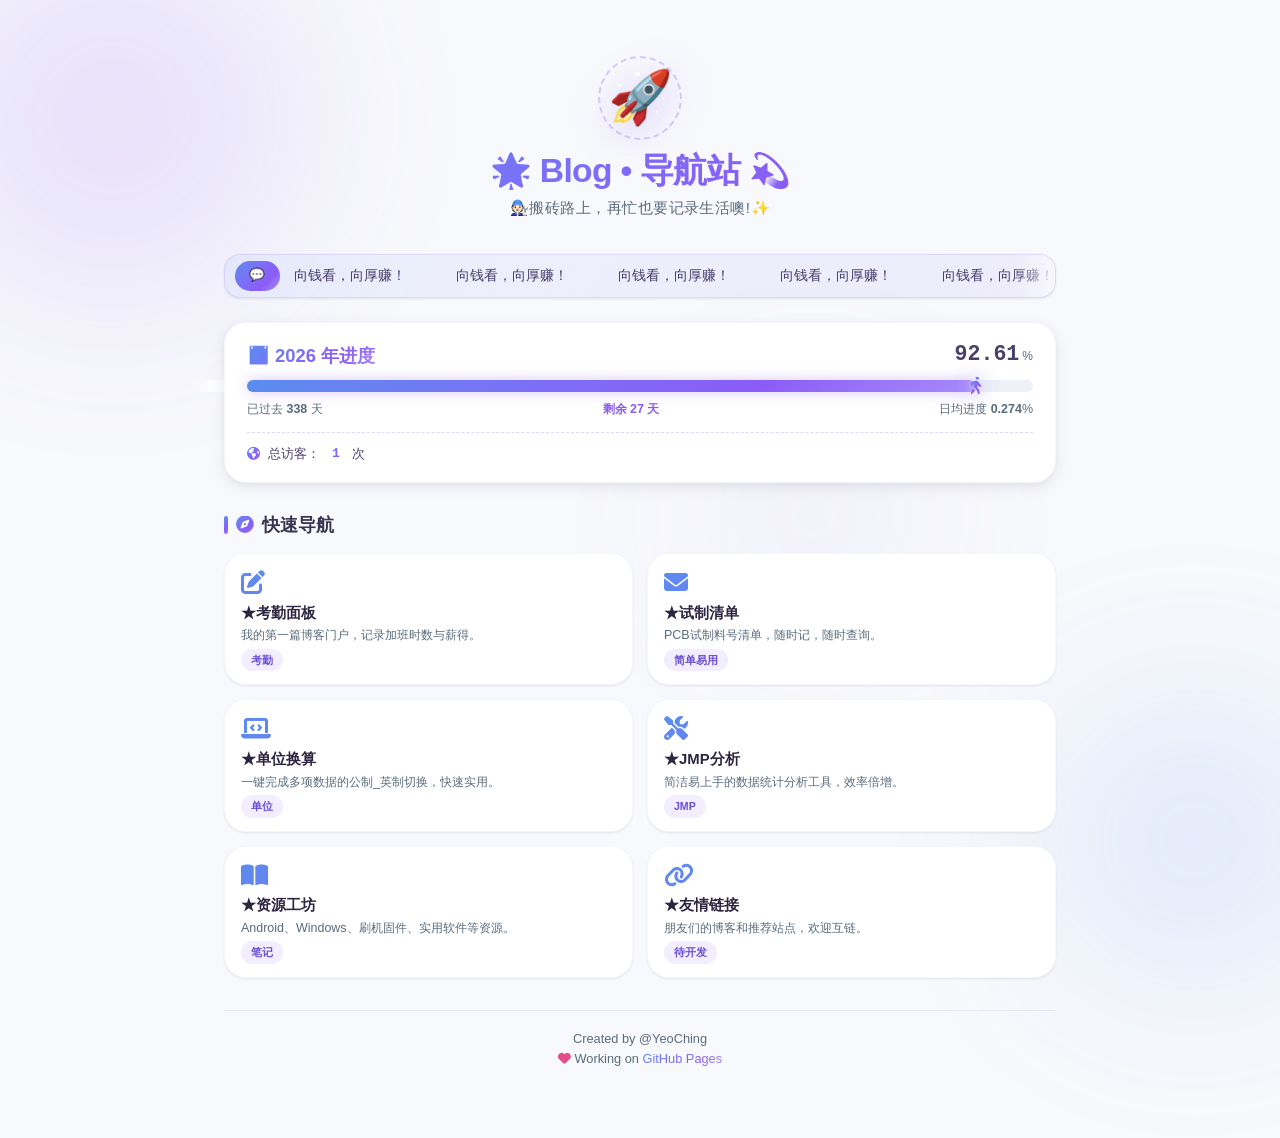
<file: index.html>
<!DOCTYPE html>
<html lang="zh-CN">
<head>
    <meta charset="UTF-8">
    <meta name="viewport" content="width=device-width, initial-scale=1.0, user-scalable=yes">
    <title>博客 · 导航站</title>
    <link rel="stylesheet" href="https://cdnjs.cloudflare.com/ajax/libs/font-awesome/6.5.1/css/all.min.css">

    <style>
        :root {
            --bg: #f8f9fc;
            --card-bg: #ffffff;
            --text: #2c3e50;
            --text-secondary: #5a6c7d;
            --blue: #5b8def;
            --purple: #8b5cf6;
            --blue-light: #e8f0fe;
            --purple-light: #f3eeff;
            --gradient: linear-gradient(135deg, #5b8def 0%, #7c6ff7 40%, #8b5cf6 70%, #a78bfa 100%);
            --gradient-h: linear-gradient(135deg, #4a7de0 0%, #6b5ef0 40%, #7b4de8 70%, #9370e8 100%);
            --gradient-subtle: linear-gradient(135deg, rgba(91, 141, 239, 0.08) 0%, rgba(139, 92, 246, 0.08) 100%);
            --shadow-sm: 0 1px 3px rgba(0, 0, 0, 0.06), 0 1px 2px rgba(0, 0, 0, 0.04);
            --shadow-md: 0 4px 16px rgba(0, 0, 0, 0.08), 0 2px 6px rgba(0, 0, 0, 0.04);
            --shadow-lg: 0 12px 32px rgba(0, 0, 0, 0.10), 0 4px 12px rgba(0, 0, 0, 0.05);
            --shadow-glow: 0 0 30px rgba(139, 92, 246, 0.25), 0 0 60px rgba(91, 141, 239, 0.12);
            --radius-sm: 10px;
            --radius: 16px;
            --radius-lg: 22px;
            --transition: 0.3s cubic-bezier(0.4, 0, 0.2, 1);
            --font-mono: 'SF Mono', 'Cascadia Code', 'Consolas', 'Monaco', 'Menlo', monospace;
        }

        * {
            margin: 0;
            padding: 0;
            box-sizing: border-box;
        }

        body {
            font-family: 'Inter', 'PingFang SC', 'Microsoft YaHei', 'Noto Sans SC', -apple-system, sans-serif;
            background: var(--bg);
            color: var(--text);
            line-height: 1.6;
            min-height: 100vh;
            overflow-x: hidden;
            position: relative;
            -webkit-font-smoothing: antialiased;
        }

        .bg-grid {
            position: fixed;
            top: 0;
            left: 0;
            width: 100%;
            height: 100%;
            pointer-events: none;
            z-index: 0;
            opacity: 0.35;
            background-image: radial-gradient(circle, rgba(139, 92, 246, 0.06) 1px, transparent 1px);
            background-size: 28px 28px;
            mask-image: radial-gradient(ellipse 65% 55% at 50% 35%, black 30%, transparent 70%);
            -webkit-mask-image: radial-gradient(ellipse 65% 55% at 50% 35%, black 30%, transparent 70%);
        }
        .bg-orb {
            position: fixed;
            border-radius: 50%;
            pointer-events: none;
            z-index: 0;
            filter: blur(90px);
            opacity: 0.14;
            animation: orbFloat 14s ease-in-out infinite;
        }
        .bg-orb.orb-1 {
            width: 380px;
            height: 380px;
            background: #8b5cf6;
            top: -8%;
            left: -6%;
            animation-delay: 0s;
            animation-duration: 16s;
        }
        .bg-orb.orb-2 {
            width: 300px;
            height: 300px;
            background: #5b8def;
            bottom: -10%;
            right: -5%;
            animation-delay: -5s;
            animation-duration: 18s;
        }
        .bg-orb.orb-3 {
            width: 220px;
            height: 220px;
            background: #a78bfa;
            top: 45%;
            left: 55%;
            animation-delay: -9s;
            animation-duration: 13s;
            opacity: 0.09;
        }
        @keyframes orbFloat {
            0%,
            100% {
                transform: translate(0, 0) scale(1);
            }
            25% {
                transform: translate(40px, -30px) scale(1.12);
            }
            50% {
                transform: translate(-20px, 25px) scale(0.92);
            }
            75% {
                transform: translate(-35px, -15px) scale(1.08);
            }
        }
        .floating-dots {
            position: fixed;
            top: 0;
            left: 0;
            width: 100%;
            height: 100%;
            pointer-events: none;
            z-index: 0;
        }
        .floating-dots .dot {
            position: absolute;
            border-radius: 50%;
            background: var(--purple);
            animation: dotDrift 20s linear infinite;
            opacity: 0;
        }
        .dot:nth-child(1) {
            width: 5px;
            height: 5px;
            left: 10%;
            top: 20%;
            animation-delay: 0s;
            animation-duration: 22s;
            background: #8b5cf6;
        }
        .dot:nth-child(2) {
            width: 3px;
            height: 3px;
            left: 25%;
            top: 60%;
            animation-delay: -5s;
            animation-duration: 19s;
            background: #5b8def;
        }
        .dot:nth-child(3) {
            width: 4px;
            height: 4px;
            left: 55%;
            top: 15%;
            animation-delay: -10s;
            animation-duration: 24s;
            background: #7c6ff7;
        }
        .dot:nth-child(4) {
            width: 6px;
            height: 6px;
            left: 70%;
            top: 70%;
            animation-delay: -3s;
            animation-duration: 21s;
            background: #a78bfa;
        }
        .dot:nth-child(5) {
            width: 3px;
            height: 3px;
            left: 40%;
            top: 35%;
            animation-delay: -14s;
            animation-duration: 26s;
            background: #5b8def;
        }
        .dot:nth-child(6) {
            width: 4px;
            height: 4px;
            left: 85%;
            top: 40%;
            animation-delay: -8s;
            animation-duration: 18s;
            background: #8b5cf6;
        }
        @keyframes dotDrift {
            0% {
                transform: translate(0, 0) scale(0);
                opacity: 0;
            }
            5% {
                opacity: 0.8;
                transform: translate(15px, -30px) scale(1);
            }
            15% {
                opacity: 1;
                transform: translate(50px, -80px) scale(1.4);
            }
            30% {
                opacity: 0.5;
                transform: translate(120px, -50px) scale(0.7);
            }
            50% {
                opacity: 0.15;
                transform: translate(80px, 30px) scale(0.3);
            }
            70% {
                opacity: 0;
                transform: translate(-30px, 60px) scale(0);
            }
            100% {
                transform: translate(0, 0) scale(0);
                opacity: 0;
            }
        }

        .main-container {
            position: relative;
            z-index: 1;
            max-width: 880px;
            margin: 0 auto;
            padding: 20px 24px 50px;
        }

        .header {
            text-align: center;
            padding: 36px 20px 20px;
            position: relative;
        }
        .logo-wrap {
            display: inline-block;
            position: relative;
            margin-bottom: 12px;
            cursor: pointer;
        }
        .logo-emoji {
            font-size: 52px;
            display: block;
            animation: logoBounce 3s ease-in-out infinite;
            filter: drop-shadow(0 8px 20px rgba(139, 92, 246, 0.3));
            user-select: none;
            transition: transform 0.1s ease;
        }
        .logo-emoji:active {
            transform: scale(0.96);
        }
        @keyframes logoBounce {
            0%,
            100% {
                transform: translateY(0);
            }
            30% {
                transform: translateY(-14px);
            }
            50% {
                transform: translateY(0);
            }
            70% {
                transform: translateY(-7px);
            }
            85% {
                transform: translateY(0);
            }
        }
        .logo-ring {
            position: absolute;
            top: 50%;
            left: 50%;
            transform: translate(-50%, -50%);
            width: 84px;
            height: 84px;
            border-radius: 50%;
            border: 2px dashed rgba(139, 92, 246, 0.3);
            animation: ringSpin 20s linear infinite;
            pointer-events: none;
        }
        @keyframes ringSpin {
            to {
                transform: translate(-50%, -50%) rotate(360deg);
            }
        }
        .site-title {
            font-size: 2.1rem;
            font-weight: 800;
            letter-spacing: -0.02em;
            background: var(--gradient);
            -webkit-background-clip: text;
            background-clip: text;
            -webkit-text-fill-color: transparent;
            margin-bottom: 4px;
            line-height: 1.2;
        }
        .site-subtitle {
            font-size: 0.95rem;
            color: var(--text-secondary);
            font-weight: 400;
            letter-spacing: 0.03em;
        }

        .marquee-banner {
            margin: 14px 0 24px;
            background: var(--gradient-subtle);
            border: 1px solid rgba(139, 92, 246, 0.15);
            border-radius: var(--radius);
            overflow: hidden;
            position: relative;
            height: 44px;
            display: flex;
            align-items: center;
            box-shadow: var(--shadow-sm);
        }
        .marquee-label {
            flex-shrink: 0;
            background: var(--gradient);
            color: #fff;
            font-weight: 700;
            font-size: 0.78rem;
            padding: 5px 14px;
            border-radius: 20px;
            margin-left: 10px;
            letter-spacing: 0.04em;
            z-index: 2;
            white-space: nowrap;
        }
        .marquee-track {
            flex: 1;
            overflow: hidden;
            position: relative;
            height: 100%;
            display: flex;
            align-items: center;
            margin-left: 14px;
        }
        .marquee-content {
            display: flex;
            white-space: nowrap;
            animation: marqueeScroll linear infinite;
            will-change: transform;
            font-weight: 500;
            color: #4a3f6b;
            font-size: 0.9rem;
            padding-right: 40px;
        }
        .marquee-content span {
            display: inline-block;
            padding-right: 50px;
        }
        @keyframes marqueeScroll {
            0% {
                transform: translateX(0);
            }
            100% {
                transform: translateX(-50%);
            }
        }
        .marquee-track::after {
            content: '';
            position: absolute;
            right: 0;
            top: 0;
            height: 100%;
            width: 40px;
            background: linear-gradient(to right, transparent, rgba(248, 249, 252, 0.9));
            pointer-events: none;
            z-index: 1;
        }

        /* 进度卡片 - 紧凑版 (百分比已放置右上角) */
        .progress-section {
            background: var(--card-bg);
            border-radius: var(--radius-lg);
            padding: 18px 22px;
            margin-bottom: 28px;
            box-shadow: var(--shadow-md);
            border: 1px solid rgba(139, 92, 246, 0.08);
            transition: var(--transition);
        }
        .progress-section:hover {
            box-shadow: var(--shadow-lg), var(--shadow-glow);
            border-color: rgba(139, 92, 246, 0.2);
        }
        .progress-header {
            display: flex;
            justify-content: space-between;
            align-items: center;
            margin-bottom: 10px;
            flex-wrap: wrap;
            gap: 8px;
        }
        .progress-year {
            font-weight: 800;
            font-size: 1.15rem;
            background: var(--gradient);
            -webkit-background-clip: text;
            background-clip: text;
            -webkit-text-fill-color: transparent;
        }
        .progress-stats {
            display: flex;
            align-items: baseline;
            gap: 3px;
            flex-shrink: 0;
        }
        .progress-percent {
            font-family: var(--font-mono);
            font-size: 1.35rem;
            font-weight: 700;
            color: #4a3f6b;
            line-height: 1;
        }
        .progress-percent-sub {
            font-size: 0.75rem;
            color: var(--text-secondary);
            font-weight: 500;
        }
        .progress-bar-outer {
            width: 100%;
            height: 12px;
            background: #eef1f8;
            border-radius: 20px;
            overflow: visible;
            position: relative;
        }
        .progress-bar-inner {
            height: 100%;
            background: var(--gradient);
            border-radius: 20px;
            width: 0%;
            transition: width 1.2s cubic-bezier(0.25, 0.8, 0.25, 1.2);
            box-shadow: 0 0 14px rgba(139, 92, 246, 0.35);
            position: relative;
            overflow: visible;
        }
        .progress-bar-inner::after {
            content: '';
            position: absolute;
            top: 0;
            left: -60px;
            width: 50px;
            height: 100%;
            background: linear-gradient(90deg, transparent 0%, rgba(255, 255, 255, 0.55) 40%, rgba(255, 255, 255, 0.8) 50%, rgba(255, 255, 255, 0.55) 60%, transparent 100%);
            animation: shimmer 2.4s ease-in-out infinite;
        }
        @keyframes shimmer {
            0% {
                left: -60px;
            }
            100% {
                left: calc(100% + 20px);
            }
        }
        /* 进度条末端人形图标 (增强可见性) */
        .progress-person {
            position: absolute;
            right: -1px;
            top: 50%;
            transform: translate(50%, -50%);
            font-size: 18px;
            z-index: 3;
            pointer-events: none;
            background: var(--gradient);
            -webkit-background-clip: text;
            background-clip: text;
            -webkit-text-fill-color: transparent;
            filter: drop-shadow(0 0 10px rgba(139, 92, 246, 0.9)) drop-shadow(0 0 4px rgba(255, 255, 255, 0.85));
            line-height: 1;
            transition: inherit;
        }
        .progress-info {
            margin-top: 8px;
            display: flex;
            justify-content: space-between;
            font-size: 0.78rem;
            color: var(--text-secondary);
            flex-wrap: wrap;
            gap: 6px;
        }
        .days-remaining {
            color: #8b5cf6;
            font-weight: 600;
        }

        .global-visits {
            margin-top: 12px;
            padding-top: 10px;
            border-top: 1px dashed rgba(139, 92, 246, 0.25);
            display: flex;
            align-items: center;
            gap: 8px;
            font-size: 0.82rem;
            color: #4a3f6b;
            font-weight: 500;
        }
        .global-visits i {
            background: var(--gradient);
            -webkit-background-clip: text;
            background-clip: text;
            -webkit-text-fill-color: transparent;
        }

        .visits-number {
            font-family: var(--font-mono);
            font-weight: 700;
            background: var(--gradient);
            -webkit-background-clip: text;
            background-clip: text;
            -webkit-text-fill-color: transparent;
            margin: 0 4px;
        }

        .section-title {
            font-weight: 700;
            font-size: 1.1rem;
            margin-bottom: 14px;
            color: #3a3450;
            display: flex;
            align-items: center;
            gap: 8px;
        }
        .section-title::before {
            content: '';
            width: 4px;
            height: 18px;
            background: var(--gradient);
            border-radius: 4px;
        }
        .section-title i {
            background: var(--gradient);
            -webkit-background-clip: text;
            background-clip: text;
            -webkit-text-fill-color: transparent;
        }

        /* 快速导航卡片网格 */
        .cards-grid {
            display: grid;
            grid-template-columns: repeat(2, 1fr);
            gap: 14px;
            margin-bottom: 32px;
        }
        /* 卡片：增大圆角，去除固定宽高比，描述自适应 */
        .link-card {
            display: flex;
            flex-direction: column;
            background: var(--card-bg);
            border-radius: var(--radius-lg);
            padding: 15px 16px 13px;
            text-decoration: none;
            color: var(--text);
            box-shadow: var(--shadow-sm);
            border: 1px solid rgba(139, 92, 246, 0.06);
            transition: var(--transition);
            position: relative;
            overflow: hidden;
            cursor: pointer;
            min-height: 132px;
            user-select: none;
            -webkit-user-select: none;
        }
        .link-card::before {
            content: '';
            position: absolute;
            top: 0;
            left: 0;
            right: 0;
            height: 3px;
            background: var(--gradient);
            opacity: 0;
            transition: opacity 0.35s ease;
            border-radius: 0 0 3px 3px;
        }
        .link-card:hover::before {
            opacity: 1;
        }
        .link-card:hover {
            transform: translateY(-4px);
            box-shadow: var(--shadow-lg), 0 0 25px rgba(139, 92, 246, 0.12);
            border-color: rgba(139, 92, 246, 0.25);
            text-decoration: none;
        }
        .link-card:active {
            transform: scale(0.98);
        }
        .card-icon {
            font-size: 1.5rem;
            margin-bottom: 6px;
            display: inline-block;
            transition: transform 0.3s ease;
            background: var(--gradient);
            -webkit-background-clip: text;
            background-clip: text;
            -webkit-text-fill-color: transparent;
            flex-shrink: 0;
            line-height: 1.2;
        }
        .link-card:hover .card-icon {
            transform: scale(1.08);
        }
        .card-title {
            font-weight: 700;
            font-size: 0.93rem;
            margin-bottom: 3px;
            color: #2c2540;
            padding-right: 26px;
            flex-shrink: 0;
            line-height: 1.3;
        }
        .card-desc {
            font-size: 0.78rem;
            color: var(--text-secondary);
            line-height: 1.45;
            margin-bottom: 4px;
            padding-right: 4px;
            display: -webkit-box;
            -webkit-line-clamp: 3;
            -webkit-box-orient: vertical;
            overflow: hidden;
            text-overflow: ellipsis;
            word-break: break-word;
        }
        .card-tag {
            display: inline-block;
            font-size: 0.66rem;
            font-weight: 600;
            padding: 3px 10px;
            border-radius: 20px;
            margin-top: auto;
            background: var(--purple-light);
            color: #6b4fd4;
            flex-shrink: 0;
            align-self: flex-start;
        }
        .card-arrow {
            position: absolute;
            top: 10px;
            right: 10px;
            font-size: 1rem;
            opacity: 0;
            transform: translateX(-6px);
            transition: var(--transition);
            background: var(--gradient);
            -webkit-background-clip: text;
            background-clip: text;
            -webkit-text-fill-color: transparent;
            pointer-events: none;
            font-weight: 700;
        }
        .link-card:hover .card-arrow {
            opacity: 1;
            transform: translateX(0);
        }

        /* 拖拽相关样式 (调试模式) */
        .link-card.dragging {
            opacity: 0.45;
            transform: scale(0.96);
            box-shadow: var(--shadow-sm);
            border-style: dashed;
            border-color: rgba(139, 92, 246, 0.4);
            cursor: grabbing;
            transition: none;
        }
        .link-card.drag-over {
            border-color: rgba(139, 92, 246, 0.5) !important;
            box-shadow: 0 0 0 3px rgba(139, 92, 246, 0.2), var(--shadow-md) !important;
            background: #fdfbff;
            transform: scale(1.02);
            transition: 0.15s ease;
            z-index: 5;
        }
        .link-card.draggable-card {
            cursor: grab;
        }
        .link-card.draggable-card:active {
            cursor: grabbing;
        }

        /* 编辑按钮 */
        .card-edit-btn {
            position: absolute;
            bottom: 10px;
            right: 10px;
            background: rgba(255, 255, 255, 0.95);
            border-radius: 30px;
            width: 30px;
            height: 30px;
            display: flex;
            align-items: center;
            justify-content: center;
            box-shadow: 0 2px 8px rgba(0, 0, 0, 0.13);
            color: #8b5cf6;
            font-size: 0.9rem;
            cursor: pointer;
            transition: 0.2s ease;
            z-index: 10;
            border: 1px solid rgba(139, 92, 246, 0.3);
            backdrop-filter: blur(2px);
        }
        .card-edit-btn:hover {
            background: #8b5cf6;
            color: white;
            transform: scale(1.1);
            box-shadow: 0 4px 14px rgba(139, 92, 246, 0.45);
        }
        .debug-badge {
            position: fixed;
            bottom: 20px;
            left: 20px;
            background: rgba(139, 92, 246, 0.88);
            backdrop-filter: blur(8px);
            color: white;
            padding: 7px 16px;
            border-radius: 40px;
            font-size: 0.73rem;
            font-weight: 600;
            z-index: 99;
            pointer-events: none;
            font-family: var(--font-mono);
            box-shadow: 0 4px 16px rgba(0, 0, 0, 0.22);
            letter-spacing: 0.02em;
        }
        .add-link-hint {
            background: var(--gradient-subtle);
            border: 2px dashed rgba(139, 92, 246, 0.25);
            border-radius: var(--radius);
            padding: 20px 18px;
            text-align: center;
            color: var(--text-secondary);
            display: flex;
            flex-direction: column;
            align-items: center;
            gap: 8px;
            grid-column: 1 / -1;
        }
        .footer {
            text-align: center;
            padding: 18px;
            color: var(--text-secondary);
            font-size: 0.8rem;
            border-top: 1px solid rgba(139, 92, 246, 0.1);
            margin-top: 8px;
        }
        .footer .heart {
            color: #e74c8b;
            display: inline-block;
            animation: heartBeat 1.5s ease-in-out infinite;
        }
        @keyframes heartBeat {
            0%,
            100% {
                transform: scale(1);
            }
            15% {
                transform: scale(1.25);
            }
            30% {
                transform: scale(1);
            }
            45% {
                transform: scale(1.18);
            }
            60% {
                transform: scale(1);
            }
        }
        .footer a {
            background: var(--gradient);
            -webkit-background-clip: text;
            background-clip: text;
            -webkit-text-fill-color: transparent;
            text-decoration: none;
            font-weight: 500;
        }
        .footer a:hover {
            opacity: 0.8;
            text-decoration: underline;
            text-decoration-color: #8b5cf6;
        }

        /* 模态框 */
        .edit-modal-overlay {
            position: fixed;
            top: 0;
            left: 0;
            width: 100%;
            height: 100%;
            background: rgba(0, 0, 0, 0.6);
            backdrop-filter: blur(5px);
            z-index: 1000;
            display: flex;
            align-items: center;
            justify-content: center;
            visibility: hidden;
            opacity: 0;
            transition: 0.22s;
        }
        .edit-modal-overlay.active {
            visibility: visible;
            opacity: 1;
        }
        .edit-modal {
            background: white;
            width: 90%;
            max-width: 420px;
            border-radius: 28px;
            padding: 26px 22px;
            box-shadow: 0 30px 50px rgba(0, 0, 0, 0.3);
            text-align: left;
        }
        .edit-modal h3 {
            font-size: 1.5rem;
            margin-bottom: 14px;
            background: var(--gradient);
            -webkit-background-clip: text;
            background-clip: text;
            -webkit-text-fill-color: transparent;
        }
        .edit-modal input,
        .edit-modal textarea {
            width: 100%;
            padding: 11px 13px;
            margin: 7px 0 14px;
            border: 1.5px solid #e2e8f0;
            border-radius: 18px;
            font-family: inherit;
            font-size: 0.88rem;
            transition: 0.2s;
            resize: vertical;
        }
        .edit-modal input:focus,
        .edit-modal textarea:focus {
            outline: none;
            border-color: #8b5cf6;
            box-shadow: 0 0 0 3px rgba(139, 92, 246, 0.2);
        }
        .edit-modal-buttons {
            display: flex;
            gap: 12px;
            justify-content: flex-end;
            margin-top: 10px;
        }
        .edit-modal-buttons button {
            padding: 8px 20px;
            border-radius: 40px;
            border: none;
            font-weight: 600;
            background: #eef2ff;
            cursor: pointer;
            transition: 0.2s;
            font-size: 0.88rem;
        }
        .edit-modal-buttons button.save-btn {
            background: var(--gradient);
            color: white;
            box-shadow: 0 2px 8px rgba(139, 92, 246, 0.3);
        }
        .edit-modal-buttons button.save-btn:hover {
            transform: scale(0.96);
            opacity: 0.9;
        }

        @media (max-width: 640px) {
            .main-container {
                padding: 10px 12px 32px;
            }
            .cards-grid {
                gap: 10px;
            }
            .link-card {
                min-height: 120px;
                padding: 12px 13px 10px;
                border-radius: var(--radius);
            }
            .card-title {
                font-size: 0.85rem;
                padding-right: 22px;
            }
            .card-desc {
                font-size: 0.73rem;
                -webkit-line-clamp: 2;
            }
            .card-edit-btn {
                width: 26px;
                height: 26px;
                bottom: 8px;
                right: 8px;
                font-size: 0.8rem;
            }
            .card-arrow {
                top: 8px;
                right: 8px;
                font-size: 0.9rem;
            }
            .card-icon {
                font-size: 1.35rem;
            }
            .progress-section {
                padding: 14px 16px;
                border-radius: var(--radius);
            }
            .progress-percent {
                font-size: 1.2rem;
            }
            .progress-year {
                font-size: 1rem;
            }
            .progress-person {
                font-size: 16px;
            }
            .header {
                padding: 28px 14px 16px;
            }
            .site-title {
                font-size: 1.7rem;
            }
            .marquee-banner {
                height: 40px;
                border-radius: var(--radius-sm);
            }
            .marquee-label {
                font-size: 0.7rem;
                padding: 4px 10px;
                margin-left: 6px;
            }
            .marquee-content {
                font-size: 0.8rem;
            }
        }
        @media (max-width: 380px) {
            .progress-header {
                flex-direction: row;
                flex-wrap: wrap;
            }
            .cards-grid {
                gap: 8px;
            }
            .link-card {
                min-height: 110px;
                padding: 10px 11px 8px;
            }
            .card-desc {
                -webkit-line-clamp: 2;
                font-size: 0.7rem;
            }
            .card-title {
                font-size: 0.8rem;
            }
            .card-tag {
                font-size: 0.6rem;
                padding: 2px 8px;
            }
        }
        .link-card:focus-visible {
            outline: 3px solid rgba(139, 92, 246, 0.5);
            outline-offset: 3px;
        }
    </style>
</head>
<body>
    <div class="bg-grid"></div>
    <div class="bg-orb orb-1"></div>
    <div class="bg-orb orb-2"></div>
    <div class="bg-orb orb-3"></div>
    <div class="floating-dots"><span class="dot"></span><span class="dot"></span><span class="dot"></span><span class="dot"></span><span class="dot"></span><span class="dot"></span></div>

    <div class="main-container">
        <header class="header">
            <div class="logo-wrap" id="rocketTrigger">
                <span class="logo-emoji" title="打工人小火箭 · 连点7次开启调试模式">🚀</span>
                <div class="logo-ring"></div>
            </div>
            <h1 class="site-title">🌟 Blog • 导航站 💫</h1>
            <p class="site-subtitle">🧑🏻‍🔧搬砖路上，再忙也要记录生活噢!✨</p>
        </header>

        <div class="marquee-banner">
            <span class="marquee-label">💬</span>
            <div class="marquee-track"><div class="marquee-content" id="marqueeContent"></div></div>
        </div>

        <section class="progress-section">
            <div class="progress-header">
                <span class="progress-year">📅 2026 年进度</span>
                <div class="progress-stats">
                    <span class="progress-percent" id="progressPercent">--</span>
                    <span class="progress-percent-sub">%</span>
                </div>
            </div>
            <div class="progress-bar-outer">
                <div class="progress-bar-inner" id="progressBarInner">
                    <span class="progress-person"><i class="fa-solid fa-person-walking"></i></span>
                </div>
            </div>
            <div class="progress-info">
                <span>已过去 <strong id="daysElapsed">--</strong> 天</span>
                <span class="days-remaining">剩余 <strong id="daysRemaining">--</strong> 天</span>
                <span>日均进度 <strong id="dailyAvg">--</strong>%</span>
            </div>
            <div class="global-visits">
                <i class="fa-solid fa-earth-americas"></i>
                <span>总访客：</span>
                <span class="visits-number" id="globalVisitsCount">---</span>
                <span>次</span>
            </div>
        </section>

        <section>
            <h2 class="section-title"><i class="fa-solid fa-compass"></i> 快速导航</h2>
            <div class="cards-grid" id="cardsGrid"></div>
        </section>

        <footer class="footer">
            <p>Created by @YeoChing <br><span class="heart"><i class="fa-solid fa-heart"></i></span> Working on <a href="https://pages.github.com" target="_blank" rel="noopener">GitHub Pages</a></p>
        </footer>
    </div>

    <div id="editModal" class="edit-modal-overlay">
        <div class="edit-modal">
            <h3>✏️ 编辑卡片</h3>
            <label>标题</label>
            <input id="editTitle" placeholder="卡片标题">
            <label>描述</label>
            <textarea id="editDesc" rows="2" placeholder="简短描述"></textarea>
            <label>链接地址 (URL)</label>
            <input id="editUrl" placeholder="例如: /page.html 或 https://...">
            <div class="edit-modal-buttons">
                <button id="cancelEditBtn">取消</button>
                <button id="confirmEditBtn" class="save-btn">保存修改</button>
            </div>
        </div>
    </div>

    <script>
        (function() {
            const DEFAULT_LINKS = [
                { title: '★考勤面板', url: 'Over_Time.html', desc: '我的第一篇博客门户，记录加班时数与薪得。', icon: 'fa-solid fa-pen-to-square',
                    tag: '考勤' },
                { title: '★试制清单', url: 'PN_List.html', desc: 'PCB试制料号清单，随时记，随时查询。', icon: 'fa-solid fa-envelope',
                tag: '简单易用' },
                { title: '★单位换算', url: 'Unit_Trans.html', desc: '一键完成多项数据的公制_英制切换，快速实用。', icon: 'fa-solid fa-laptop-code',
                    tag: '单位' },
                { title: '★JMP分析', url: 'JMP_Pro.html', desc: '简洁易上手的数据统计分析工具，效率倍增。', icon: 'fa-solid fa-screwdriver-wrench',
                    tag: 'JMP' },
                { title: '★资源工坊', url: 'Resource_Shop.html', desc: 'Android、Windows、刷机固件、实用软件等资源。', icon: 'fa-solid fa-book-open',
                tag: '笔记' },
                { title: '★友情链接', url: 'friends.html', desc: '朋友们的博客和推荐站点，欢迎互链。', icon: 'fa-solid fa-link', tag: '待开发' }
            ];

            let linksData = [];
            let debugMode = false;
            let clickCount = 0;
            let clickTimer = null;
            let dragSourceIndex = null;

            const rocket = document.getElementById('rocketTrigger');
            const cardsGrid = document.getElementById('cardsGrid');
            let debugBadge = null;

            const slogans = [
    '今天睡地板，明天当老板。', '拼一次，富三代，拼命才能不失败！💨', '想成功，先发疯，不顾一切向钱冲！🏃',
    '今日搬砖不狠，明天地位不稳 💪', '代码敲得响，工资涨得慢 — 那也得敲！',
    '白天写Bug，晚上修Bug，第二天继续写Bug 🔄', '摸鱼是一种生活态度 🐟 但别被老板发现！',
    '只要我敲得够快，Bug就追不上我 ⚡', '打工人，打工魂，打工都是人上人 ✨', '生命不息，搬砖不止 🧱',
    '需求改了一百遍，我待需求如初恋 💔', '今天也是元气满满的打工人！☀️（骗自己的）', '咖啡续命，代码续梦 ☕',
    '我不是在写代码，我是在创造世界 🌍', 'Deadline是第一生产力 ⏰', '键盘敲烂，工资过万 💰（希望如此）',
    'Git commit -m "又是打工的一天"', '世界上本没有Bug，写的人多了就有了 🐛',
    '卷不动了，开摆！🛋️ …算了还是再卷一会儿', 'Ctrl+C、Ctrl+V 高级工程师 📋',
    '我和成功之间，只差一个不报错的项目 🎯', '周一到周五：生存；周末：生活 🌈', '熬夜写代码的人，运气不会太差 🌙',
    '老板画的饼，我一口都吃不下 🥞', '需求评审一时爽，代码重构火葬场 🔥', '今天你debug了吗？🐞',
    '今天也是努力搬砖的一天！','加班使我快乐，薪资让我心安。','打工路上，无问东西。','科技让生活更美好，钱包也更鼓。',
    '向钱看，向厚赚！','平凡岗位，闪耀青春。','努力从未被辜负，加班也得有度。','代码敲不完，薪水继续涨。',
    '工资不够，时间来凑。','打工人的世界，只有干与更干！','今天搬砖不狠，明天地位不稳！','上班精神差，来杯咖啡吧 ☕',
    '打工是为了早日退休！','摸鱼一时爽，一直摸鱼一直爽','别跟我谈理想，我的理想是不上班','只要班上得够快，寂寞就追不上我',
    '明天还得来...算了不想了','工资到手，活儿到手','不是在打工，就是在去打工的路上！','卷不过就躺，躺不住就卷！',
    '打工人，打工魂，打工都是人上人！','今天又是元气满满的一天！（骗人的）','宇宙的尽头是铁岭，人生的尽头是上班……',
    '生活不止眼前的苟且，还有读不完的文档。','别人上班是赚钱，我上班是赚气！','周一到周五，痛苦面具戴起来。','周六周日，元气恢复中...',
    '周五下午的我，已经在另一个世界了。','老板画饼我吃饼，大家都是饼中人。','工位是我的牢房，电脑是我的镣铐。',
    '下班不积极，思想有问题。','今天的工作已经做完了吗？没有。但我饿了！','打工可能会少活十年，不打工你连命都不想要。',
    '世界上最远的距离是周一到周五。','我爱工作，工作使我快乐（假的）…',   // ← 这里加上了逗号
    '代码和人，有一个能跑就行 🏃', '打工人终将崛起！🚀'
];

            function getRandomSlogan() {
                const last = localStorage.getItem('blog_last_slogan_idx');
                let idx = Math.floor(Math.random() * slogans.length);
                if (slogans.length > 1 && idx == last) idx = (idx + 1) % slogans.length;
                localStorage.setItem('blog_last_slogan_idx', idx);
                return slogans[idx];
            }

            function renderMarquee() {
                const slogan = getRandomSlogan();
                const repeat = 8;
                const spans = Array(repeat).fill(`<span>${slogan}</span>`).join('');
                document.getElementById('marqueeContent').innerHTML = spans;
                const speed = slogan.length * 1.8 + 15;
                document.getElementById('marqueeContent').style.animationDuration = speed + 's';
            }

            function updateProgress() {
                const now = new Date();
                const year = now.getFullYear();
                const start = new Date(year, 0, 1);
                const end = new Date(year + 1, 0, 1);
                const total = end - start;
                const elapsed = now - start;
                let percent = (elapsed / total) * 100;
                percent = Math.min(100, percent);
                const isLeap = (year % 4 === 0 && year % 100 !== 0) || (year % 400 === 0);
                const totalDays = isLeap ? 366 : 365;
                const day = Math.floor(elapsed / 86400000);
                const remain = totalDays - day;
                const daily = (100 / totalDays).toFixed(3);
                document.getElementById('progressPercent').innerText = percent.toFixed(2);
                document.getElementById('daysElapsed').innerText = day;
                document.getElementById('daysRemaining').innerText = remain;
                document.getElementById('dailyAvg').innerText = daily;
                const inner = document.getElementById('progressBarInner');
                setTimeout(() => { inner.style.width = percent + '%'; }, 100);
            }

            function updateLocalVisitCount() {
                let visits = localStorage.getItem('local_total_visits');
                let count = visits ? parseInt(visits, 10) : 0;
                count += 1;
                localStorage.setItem('local_total_visits', count);
                document.getElementById('globalVisitsCount').innerText = count.toLocaleString();
            }

            function persistLinks() {
                localStorage.setItem('saved_links_data', JSON.stringify(linksData));
            }

            function loadLinksData() {
                const stored = localStorage.getItem('saved_links_data');
                if (stored) {
                    linksData = JSON.parse(stored);
                } else {
                    linksData = JSON.parse(JSON.stringify(DEFAULT_LINKS));
                    persistLinks();
                }
            }

            function escapeHtml(str) {
                if (!str) return '';
                return str.replace(/[&<>]/g, function(m) {
                    if (m === '&') return '&amp;';
                    if (m === '<') return '&lt;';
                    if (m === '>') return '&gt;';
                    return m;
                });
            }

            function renderCards() {
                if (!cardsGrid) return;
                if (!linksData.length) {
                    cardsGrid.innerHTML =
                        `<div class="add-link-hint"><span class="hint-icon"><i class="fa-solid fa-clipboard-list"></i></span><span>暂无链接，请在调试模式下添加</span></div>`;
                    return;
                }
                let html = '';
                linksData.forEach((link, idx) => {
                    const icon = link.icon || 'fa-solid fa-file';
                    const tagHtml = link.tag ? `<span class="card-tag">${escapeHtml(link.tag)}</span>` : '';
                    const editBtnHtml = debugMode ?
                        `<span class="card-edit-btn" data-edit-index="${idx}"><i class="fa-solid fa-pencil"></i></span>` :
                        '';
                    const dragClass = debugMode ? ' draggable-card' : '';
                    const dragAttr = debugMode ? ' draggable="true"' : '';
                    html += `
                        <a href="${escapeHtml(link.url)}"
                           class="link-card${dragClass}"
                           target="_self"
                           data-card-index="${idx}"
                           ${dragAttr}>
                            <span class="card-arrow">→</span>
                            <span class="card-icon"><i class="${icon}"></i></span>
                            <div class="card-title">${escapeHtml(link.title)}</div>
                            <div class="card-desc">${escapeHtml(link.desc || '')}</div>
                            ${tagHtml}
                            ${editBtnHtml}
                        </a>`;
                });
                cardsGrid.innerHTML = html;

                if (debugMode) {
                    document.querySelectorAll('.card-edit-btn').forEach(btn => {
                        btn.removeEventListener('click', handleEditClick);
                        btn.addEventListener('click', handleEditClick);
                    });
                    bindDragEvents();
                }
            }

            function bindDragEvents() {
                if (!debugMode) return;
                const cards = cardsGrid.querySelectorAll('.link-card');
                cards.forEach(card => {
                    card.removeEventListener('dragstart', onDragStart);
                    card.removeEventListener('dragend', onDragEnd);
                    card.addEventListener('dragstart', onDragStart);
                    card.addEventListener('dragend', onDragEnd);
                });
                cardsGrid.removeEventListener('dragover', onDragOver);
                cardsGrid.removeEventListener('drop', onDrop);
                cardsGrid.addEventListener('dragover', onDragOver);
                cardsGrid.addEventListener('drop', onDrop);
            }

            function onDragStart(e) {
                if (!debugMode) return;
                const card = e.target.closest('.link-card');
                if (!card) return;
                const idxAttr = card.getAttribute('data-card-index');
                if (idxAttr === null) return;
                dragSourceIndex = parseInt(idxAttr, 10);
                card.classList.add('dragging');
                e.dataTransfer.effectAllowed = 'move';
                e.dataTransfer.setData('text/plain', dragSourceIndex.toString());
                try {
                    const rect = card.getBoundingClientRect();
                    e.dataTransfer.setDragImage(card, rect.width / 2, rect.height / 2);
                } catch (ex) {}
                setTimeout(() => {
                    if (card.classList.contains('dragging')) {
                        card.style.opacity = '0.45';
                    }
                }, 0);
            }

            function onDragEnd(e) {
                if (!debugMode) return;
                const card = e.target.closest('.link-card');
                if (card) {
                    card.classList.remove('dragging');
                    card.style.opacity = '';
                }
                cardsGrid.querySelectorAll('.link-card.drag-over').forEach(c => c.classList.remove('drag-over'));
                dragSourceIndex = null;
            }

            function onDragOver(e) {
                if (!debugMode) return;
                e.preventDefault();
                e.dataTransfer.dropEffect = 'move';
                const card = e.target.closest('.link-card');
                cardsGrid.querySelectorAll('.link-card.drag-over').forEach(c => {
                    if (c !== card) c.classList.remove('drag-over');
                });
                if (card && dragSourceIndex !== null) {
                    const idxAttr = card.getAttribute('data-card-index');
                    if (idxAttr !== null && parseInt(idxAttr, 10) !== dragSourceIndex) {
                        card.classList.add('drag-over');
                    }
                }
            }

            function onDrop(e) {
                if (!debugMode) return;
                e.preventDefault();
                const card = e.target.closest('.link-card');
                cardsGrid.querySelectorAll('.link-card.drag-over').forEach(c => c.classList.remove('drag-over'));
                if (!card || dragSourceIndex === null) {
                    dragSourceIndex = null;
                    return;
                }
                const targetIdxAttr = card.getAttribute('data-card-index');
                if (targetIdxAttr === null) {
                    dragSourceIndex = null;
                    return;
                }
                const targetIndex = parseInt(targetIdxAttr, 10);
                if (targetIndex === dragSourceIndex) {
                    dragSourceIndex = null;
                    return;
                }
                const movedItem = linksData.splice(dragSourceIndex, 1)[0];
                linksData.splice(targetIndex, 0, movedItem);
                persistLinks();
                renderCards();
                dragSourceIndex = null;
                console.log('%c📦 卡片已重新排序', 'color:#8b5cf6; font-weight:bold');
            }

            let currentEditIndex = null;
            const modal = document.getElementById('editModal');
            const editTitle = document.getElementById('editTitle');
            const editDesc = document.getElementById('editDesc');
            const editUrl = document.getElementById('editUrl');

            function openEditModal(index) {
                const link = linksData[index];
                if (!link) return;
                currentEditIndex = index;
                editTitle.value = link.title || '';
                editDesc.value = link.desc || '';
                editUrl.value = link.url || '';
                modal.classList.add('active');
            }

            function closeModal() {
                modal.classList.remove('active');
                currentEditIndex = null;
            }

            function saveEdit() {
                if (currentEditIndex === null) return;
                const newTitle = editTitle.value.trim();
                const newDesc = editDesc.value.trim();
                const newUrl = editUrl.value.trim();
                if (!newTitle) { alert('标题不能为空');
                    return; }
                if (!newUrl) { alert('链接地址不能为空');
                    return; }
                linksData[currentEditIndex].title = newTitle;
                linksData[currentEditIndex].desc = newDesc;
                linksData[currentEditIndex].url = newUrl;
                persistLinks();
                renderCards();
                closeModal();
            }

            function handleEditClick(e) {
                e.stopPropagation();
                e.preventDefault();
                const btn = e.currentTarget;
                const idxAttr = btn.getAttribute('data-edit-index');
                if (idxAttr !== null) openEditModal(parseInt(idxAttr, 10));
            }

            function setDebugMode(enable) {
                debugMode = enable;
                if (debugMode) {
                    if (!debugBadge) {
                        debugBadge = document.createElement('div');
                        debugBadge.className = 'debug-badge';
                        debugBadge.innerHTML = '🔧 调试模式';
                        document.body.appendChild(debugBadge);
                    } else {
                        debugBadge.style.display = 'flex';
                    }
                    console.log('%c✨ 调试模式已开启', 'color:#8b5cf6; font-weight:bold');
                } else {
                    if (debugBadge) debugBadge.style.display = 'none';
                }
                renderCards();
                dragSourceIndex = null;
                cardsGrid.querySelectorAll('.link-card.drag-over').forEach(c => c.classList.remove('drag-over'));
            }

            function onRocketClick() {
                clearTimeout(clickTimer);
                clickCount++;
                clickTimer = setTimeout(() => { clickCount = 0; }, 600);
                if (clickCount >= 7) {
                    clickCount = 0;
                    clearTimeout(clickTimer);
                    const newMode = !debugMode;
                    setDebugMode(newMode);
                    const msg = newMode ?
                        '🚀 调试模式已开启！\n\n✏️ 点击卡片铅笔图标可编辑\n↔️ 拖拽卡片可调整排序' :
                        '🔒 调试模式已关闭';
                    alert(msg);
                }
            }

            document.getElementById('confirmEditBtn').addEventListener('click', saveEdit);
            document.getElementById('cancelEditBtn').addEventListener('click', closeModal);
            modal.addEventListener('click', (e) => { if (e.target === modal) closeModal(); });
            document.addEventListener('keydown', (e) => {
                if (e.key === 'Escape' && modal.classList.contains('active')) {
                    closeModal();
                }
            });

            function init() {
                loadLinksData();
                renderMarquee();
                updateProgress();
                updateLocalVisitCount();
                renderCards();
                setInterval(updateProgress, 60000);
                if (rocket) rocket.addEventListener('click', onRocketClick);
            }

            if (document.readyState === 'loading') document.addEventListener('DOMContentLoaded', init);
            else init();
        })();
    </script>
</body>
</html>
</file>
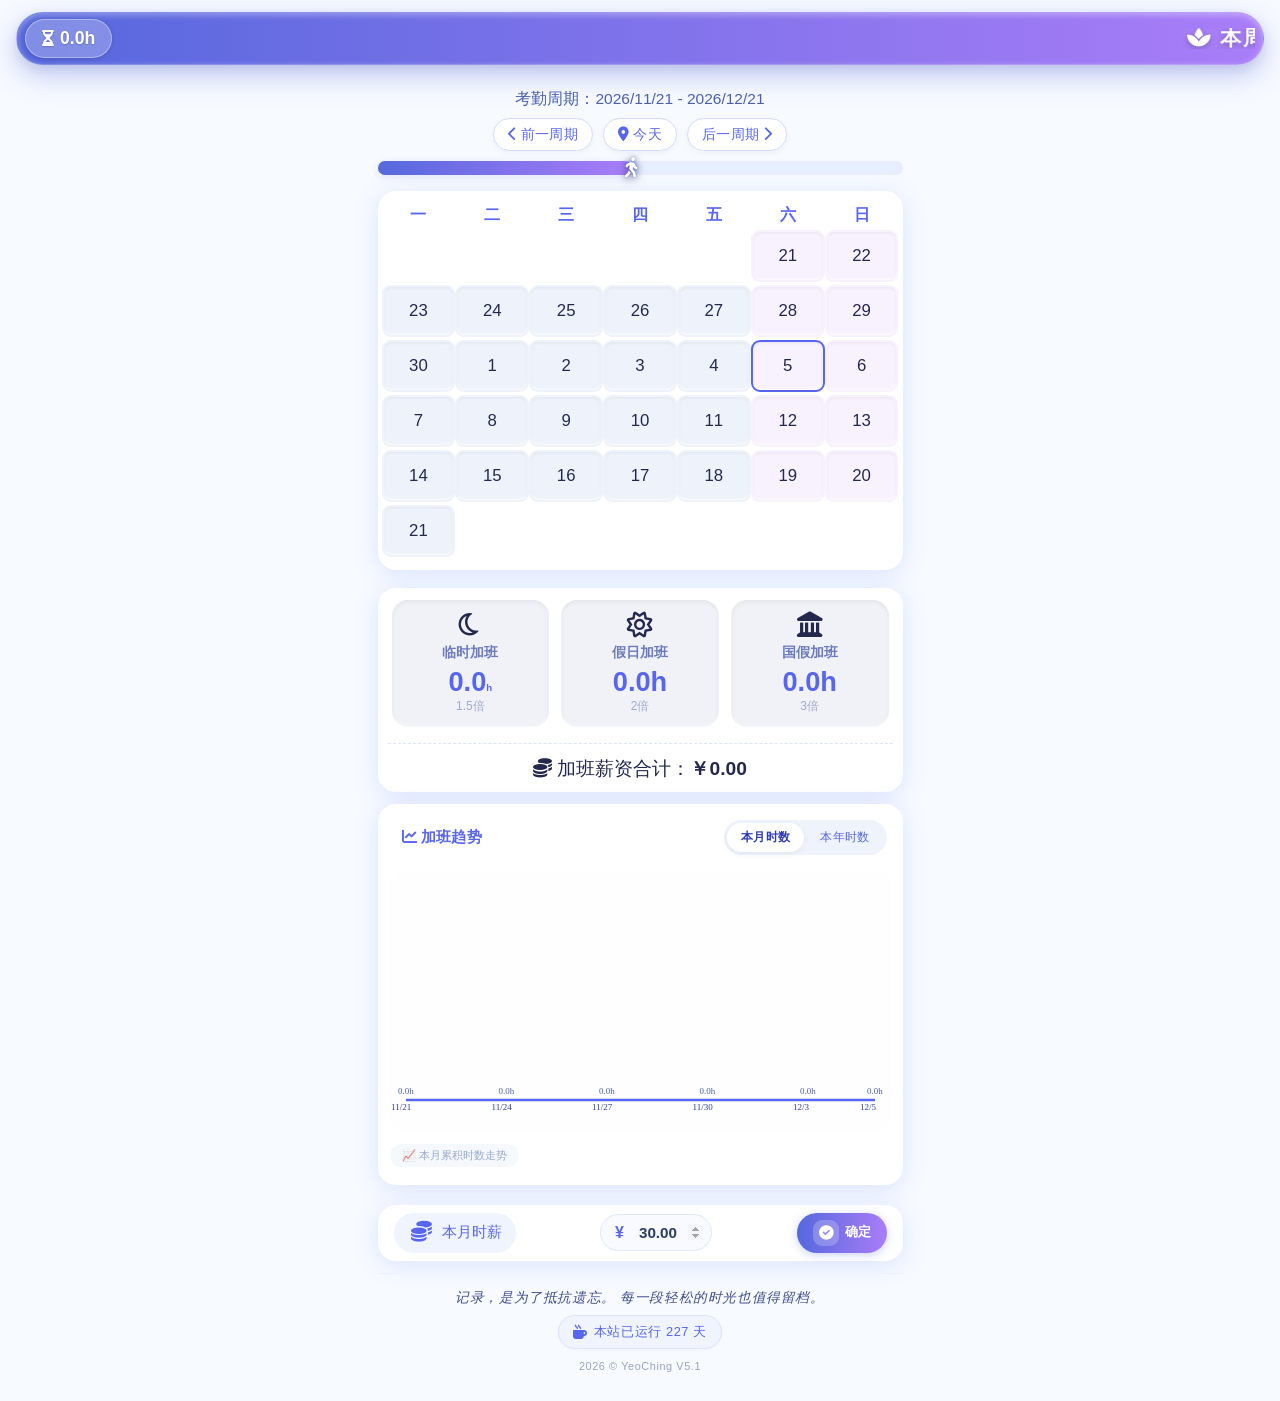
<file: Over_Time.html>
<!DOCTYPE html>
<html lang="zh">
<head>
    <meta charset="UTF-8">
    <meta name="viewport" content="width=device-width,initial-scale=1,user-scalable=no">
    <title>考勤面板</title>
    <link rel="stylesheet" href="https://cdnjs.cloudflare.com/ajax/libs/font-awesome/6.0.0-beta3/css/all.min.css">
    <style>
        :root {
            --primary: #5866ef;
            --accent: #9a49fa;
            --danger: #fa4856;
            --warning: #ffb902;
            --bg: #f7faff;
            --header-gradient: linear-gradient(90deg, #5668dd 0%, #a97df8 100%);
            --radius: 60px;
            --shadow: 0 4px 24px 0 #728dff33;
            --cell-bg: #eef3fb;
            --cell-holiday: #f8f2ff;
            --cell-pubholiday: #fff3e0;
            --font: "Segoe UI", "PingFang SC", "Helvetica Neue", Arial, sans-serif;
            --progress-bg: #e7eeff;
            --overtime-bar: linear-gradient(90deg, #5668dd 0%, #6fd6fa 100%);
            --block-padding: 12px;
            --headline: 1.30em;
            --pubholiday-accent: #f0803c;
            --nav-btn-bg: #ffffff;
            --nav-btn-border: #d4dcfa;
            --nav-btn-active: #e9efff;
            --card-radius: 18px;
            --icon-radius: 13px;
        }
        body {
            min-height: 100vh;
            margin: 0;
            background: var(--bg);
            font-family: var(--font);
            color: #24284f;
            position: relative;
            display: flex;
            flex-direction: column;
        }
        .top-capsule {
            background: var(--header-gradient);
            border-radius: var(--radius);
            box-shadow: 0 10px 28px rgba(86,104,221,0.35), 0 4px 12px rgba(0,0,0,0.08), inset 0 2px 6px rgba(255,255,255,0.35);
            margin: 10px 16px 18px 16px;
            position: sticky;
            top: 12px;
            z-index: 10;
            display: flex;
            align-items: center;
            overflow: hidden;
            border: 1px solid rgba(255,255,255,0.25);
        }
        .inner-small {
            background: rgba(255, 255, 255, 0.25);
            backdrop-filter: blur(10px);
            border-radius: 40px;
            padding: 8px 16px;
            margin: 6px 0 6px 8px;
            font-weight: bold;
            font-size: 1.1em;
            color: white;
            text-shadow: 0 1px 2px rgba(0,0,0,0.2);
            white-space: nowrap;
            display: flex;
            align-items: center;
            gap: 6px;
            border: 1px solid rgba(255,255,255,0.35);
            box-shadow: 0 1px 4px rgba(0,0,0,0.15);
            position: relative;
            z-index: 4;
            flex-shrink: 0;
        }
        .inner-small i { font-size: 0.9em; }
        .marquee-container {
            flex: 1;
            overflow: hidden;
            padding: 10px 8px;
            display: flex;
            align-items: center;
            position: relative;
            z-index: 1;
            -webkit-mask-image: linear-gradient(to right, transparent 0%, rgba(0,0,0,0.25) 10px, black 22px, black 100%);
            mask-image: linear-gradient(to right, transparent 0%, rgba(0,0,0,0.25) 10px, black 22px, black 100%);
            min-height: 0;
        }
        .marquee-container marquee {
            font-size: var(--headline);
            font-weight: bold;
            letter-spacing: .10em;
            color: #fff;
            text-shadow: 0 2px 6px rgba(0,0,0,0.25), 0 0 20px rgba(255,255,255,0.15);
            white-space: nowrap;
            line-height: 1;
            display: block;
        }
        main {
            max-width: 525px;
            margin: auto;
            padding: 6px 8px 18px 8px;
            width: 100%;
            flex: 1;
        }
        .progress-area { margin-bottom: 16px; position: relative; }
        .period-label { color: #4d60ad; font-weight: 500; text-align: center; margin: 2px 0 6px 0; font-size: .97em; }
        .period-nav { display: flex; justify-content: center; align-items: center; gap: 10px; margin: 8px 0 10px 0; }
        .period-nav button {
            background: var(--nav-btn-bg); border: 1.5px solid var(--nav-btn-border); color: var(--primary);
            border-radius: 22px; padding: 6px 14px; font-size: 0.9em; font-weight: 500; cursor: pointer;
            transition: background 0.2s, box-shadow 0.2s; box-shadow: 0 2px 6px rgba(0,0,0,0.04); letter-spacing: .3px;
        }
        .period-nav button:hover { background: var(--nav-btn-active); box-shadow: 0 4px 10px rgba(88,102,239,0.15); }
        .period-nav button:active { transform: scale(0.97); }
        .progress-bg { position: relative; width: 100%; height: 14px; background: var(--progress-bg); border-radius: 8px; overflow: visible; margin-bottom: 3px; }
        .progress-inner { height: 100%; background: var(--header-gradient); width: 0%; transition: width 0.8s cubic-bezier(0.7, 0, 0.3, 1); border-radius: 8px; box-shadow: 0 2px 8px #7275bd2a; position: relative; }
        .progress-icon { position: absolute; top: 50%; transform: translate(-50%, -50%); font-size: 20px; color: #ffffff; text-shadow: 0 0 6px rgba(86,104,221,0.8), 0 0 3px #00000055; filter: drop-shadow(0 2px 4px rgba(0,0,0,0.3)); pointer-events: none; z-index: 2; transition: left 0.8s cubic-bezier(0.7, 0, 0.3, 1); }
        .calendar { background: #fff; border-radius: var(--card-radius); padding: var(--block-padding) 4px 12px 4px; box-shadow: var(--shadow); margin-bottom: 18px; overflow-x: auto; touch-action: manipulation; }
        .calendar-header, .calendar-row { display: grid; grid-template-columns: repeat(7, 1fr); align-items: center; }
        .calendar-header span { color: var(--primary); font-weight: 600; font-size: 1em; text-align: center; padding: 2px 0; }
        .calendar-cell {
            min-width: 38px;
            height: 48px;
            background: var(--cell-bg);
            margin: 1.5px 0;
            border-radius: 9px;
            font-size: 1em;
            text-align: center;
            display: flex;
            flex-direction: column;
            align-items: center;
            justify-content: center;
            position: relative;
            cursor: pointer;
            transition: border .16s, box-shadow .13s, background .18s;
            border: 2.2px solid transparent;
            overflow: hidden;
            user-select: none;
            box-shadow: inset 0 1px 3px rgba(0,0,0,0.06), inset 0 -1px 2px rgba(255,255,255,0.9);
        }
        .calendar-cell.today {
            border: 2.2px solid var(--primary);
            box-shadow: inset 0 1px 3px rgba(0,0,0,0.06), inset 0 -1px 2px rgba(255,255,255,0.9);
        }
        .calendar-cell[data-weekend="1"]:not([data-pubholiday="1"]) {
            background: var(--cell-holiday);
            box-shadow: inset 0 1px 3px rgba(0,0,0,0.06), inset 0 -1px 2px rgba(255,255,255,0.9);
        }
        .calendar-cell[data-pubholiday="1"] {
            background: var(--cell-pubholiday);
            border-color: #f5cfa0;
            box-shadow: inset 0 1px 3px rgba(0,0,0,0.06), inset 0 -1px 2px rgba(255,255,255,0.9), inset 0 0 0 1px #fad8b5;
        }
        .calendar-cell.user-override-workday {
            background: #eef3fb;
            border-left: 3px solid #5866ef;
            box-shadow: inset 0 1px 3px rgba(0,0,0,0.06), inset 0 -1px 2px rgba(255,255,255,0.9);
        }
        .calendar-cell.user-override-holiday {
            background: #f8f2ff;
            border-left: 3px solid #9a49fa;
            box-shadow: inset 0 1px 3px rgba(0,0,0,0.06), inset 0 -1px 2px rgba(255,255,255,0.9);
        }
        .calendar-cell.user-override-publicholiday {
            background: #fff3e0;
            border-left: 3px solid #f0803c;
            box-shadow: inset 0 1px 3px rgba(0,0,0,0.06), inset 0 -1px 2px rgba(255,255,255,0.9);
        }
        .cell-date { font-weight: 500; font-size: 1.05em; position: relative; }
        .cell-ot-bar-bg { margin-top: 0.15em; width: 82%; height: 7px; background: #e5e5ee; border-radius: 7px; overflow: hidden; }
        .cell-ot-bar { height: 100%; transition: width .25s; background: var(--overtime-bar); box-shadow: 0 1px 4px #5668dd35; min-width: 1.5px; }
        .cell-ot-bar.warn { background: var(--warning); }
        .cell-ot-bar.full { background: var(--danger); }
        .cell-ot-num { margin: 0.05em 0 0 0; font-size: 1.05em; color: var(--primary); font-weight: 800; }
        .cell-blank { background: none; pointer-events: none; box-shadow: none; }
        .stats-columns { display: grid; grid-template-columns: repeat(3, 1fr); gap: 12px; text-align: center; margin-bottom: 16px; padding: 0 4px; }
        .stat-card {
            background: #f0f2f7;
            border-radius: 16px;
            padding: 12px 6px;
            box-shadow: inset 0 2px 5px rgba(0,0,0,0.06), inset 0 -1px 2px rgba(255,255,255,0.8);
            transition: box-shadow 0.25s;
        }
        .stat-card:hover {
            box-shadow: inset 0 3px 8px rgba(0,0,0,0.1), inset 0 -1px 2px rgba(255,255,255,0.7);
        }
        .stat-card i { font-size: 1.6em; display: block; margin-bottom: 6px; }
        .stat-card .stat-label { font-size: 0.85em; font-weight: 600; color: #6c7bbd; margin-bottom: 4px; }
        .stat-card .stat-hours { font-size: 1.7em; font-weight: 800; color: var(--primary); line-height: 1.2; font-variant-numeric: tabular-nums; }
        .stat-card .stat-multiplier { font-size: 0.75em; color: #a0a9cf; }
        .total-row-salary { border-top: 1.5px dashed #dde3f8; padding-top: 12px; margin-top: 4px; font-size: 1.2em; text-align: center; }
        .summary { background: #fff; border-radius: var(--card-radius); box-shadow: var(--shadow); padding: var(--block-padding) 10px 10px 10px; margin-bottom: 12px; }
        .chart-card { background: #fff; border-radius: var(--card-radius); box-shadow: var(--shadow); padding: 16px 12px 18px 12px; margin-bottom: 20px; }
        .chart-header { display: flex; align-items: center; justify-content: space-between; margin-bottom: 16px; padding: 0 4px; }
        .chart-header .chart-title { 
            font-weight: 600; 
            color: var(--primary); 
            font-size: 0.95rem; 
            letter-spacing: 0.3px; 
            margin-left: 8px;
        }
        .ios-switch { display: flex; background: #eef3fc; border-radius: 32px; padding: 3px; gap: 2px; }
        .switch-option { font-size: 0.75rem; font-weight: 500; padding: 6px 14px; border-radius: 30px; background: transparent; color: #5668dd; border: none; cursor: pointer; transition: all 0.2s ease; letter-spacing: 0.3px; }
        .switch-option.active { background: #ffffff; color: #2f3bb3; box-shadow: 0 2px 8px rgba(0,0,0,0.05); font-weight: 600; }
        canvas#trendChart { display: block; margin: 0 auto; width: 100%; background: #fefefe; border-radius: 16px; }
        .chart-note { font-size: 0.7rem; text-align: center; color: #9aa9ce; margin-top: 12px; background: #f5f9fe; display: inline-block; width: auto; margin-left: auto; margin-right: auto; padding: 4px 12px; border-radius: 20px; }
        .modal-mask { position: fixed; top: 0; left: 0; width: 100vw; height: 100vh; background: rgba(0,0,0,0.4); backdrop-filter: blur(4px); z-index: 1000; display: none; align-items: center; justify-content: center; }
        .ios-alert { background: linear-gradient(135deg, #ffffff 0%, #f5f3ff 100%); border-radius: 32px; width: 290px; max-width: 85vw; padding: 28px 22px 24px; box-shadow: 0 25px 45px rgba(86,104,221,0.3), 0 4px 12px rgba(0,0,0,0.1); text-align: center; animation: fadeInScale 0.2s ease; border: 1px solid rgba(88,102,239,0.2); }
        @keyframes fadeInScale { from { opacity: 0; transform: scale(0.95); } to { opacity: 1; transform: scale(1); } }
        .ios-alert h2 { font-size: 1.8rem; font-weight: 700; margin: 0 0 12px 0; background: var(--header-gradient); -webkit-background-clip: text; background-clip: text; color: transparent; letter-spacing: -0.3px; }
        .ios-alert .feature-list { text-align: left; margin: 20px 0 24px; padding-left: 6px; }
        .ios-alert .feature-list p { margin: 12px 0; font-size: 0.95rem; color: #2c2e5a; display: flex; align-items: center; gap: 12px; }
        .ios-alert .feature-list i { width: 24px; color: var(--primary); font-size: 1.1rem; text-align: center; }
        .ios-alert .confirm-btn { background: var(--header-gradient); border: none; padding: 12px 0; width: 100%; border-radius: 44px; font-size: 1rem; font-weight: 600; color: white; cursor: pointer; transition: all 0.2s; display: flex; align-items: center; justify-content: center; gap: 8px; box-shadow: 0 4px 12px rgba(86,104,221,0.4); }
        .ios-alert .confirm-btn:active { transform: scale(0.97); opacity: 0.9; }
        .modal { background: #fff; border-radius: 28px; box-shadow: var(--shadow); padding: 24px 22px 22px; min-width: 260px; max-width: 90vw; display: flex; flex-direction: column; align-items: stretch; font-size: 1.05em; animation: fadein .22s; }
        @keyframes fadein { from { opacity: 0; transform: translateY(20px); } to { opacity: 1; transform: none; } }
        .modal label { color: #8693e7; text-align: center; line-height: 1.5; margin-bottom: 12px; font-weight: 500; }
        .modal .type-badge { display: inline-block; background: #f0f4fe; padding: 4px 12px; border-radius: 40px; font-size: 0.85rem; margin-top: 4px; }
        .modal input[type='number'] { width: 100%; font-size: 1.2rem; padding: 10px 0; text-align: center; border: 2px solid #dce3fc; background: #f6f8fd; border-radius: 32px; color: var(--primary); font-weight: 600; margin-bottom: 16px; }
        .fold-section { background: #f8faff; border-radius: 20px; margin: 8px 0 12px; overflow: hidden; }
        .fold-header { display: flex; align-items: center; justify-content: space-between; padding: 10px 16px; cursor: pointer; color: var(--primary); font-weight: 500; font-size: 0.9rem; transition: background 0.15s; }
        .fold-header:hover { background: #eef3ff; }
        .fold-header i { transition: transform 0.2s; font-size: 0.9rem; }
        .fold-content { max-height: 0; overflow: hidden; transition: max-height 0.25s ease-out; padding: 0 12px; }
        .fold-content.open { max-height: 150px; padding: 8px 12px 16px; }
        .type-buttons { display: flex; gap: 10px; justify-content: space-between; }
        .type-btn { flex: 1; background: white; border: 1.5px solid #cdd9fc; border-radius: 40px; padding: 8px 0; font-size: 0.85rem; font-weight: 500; color: #3d4f9c; cursor: pointer; transition: all 0.15s; text-align: center; }
        .type-btn.active { background: var(--primary); border-color: var(--primary); color: white; box-shadow: 0 2px 8px rgba(88,102,239,0.3); }
        .modal-btns { display: flex; gap: 12px; margin-top: 8px; }
        .modal button { flex: 1; padding: 10px 0; border: none; border-radius: 44px; font-size: 1rem; font-weight: 600; cursor: pointer; transition: background 0.2s; }
        .modal .save-btn { background: var(--primary); color: #fff; }
        .modal .cancel-btn { background: #eef2fc; color: #5866ef; }
        .salary-card { background: #fff; border-radius: var(--card-radius); box-shadow: var(--shadow); padding: 8px 16px; margin-bottom: 12px; }
        .input-group { display: flex; align-items: center; justify-content: space-between; gap: 10px; flex-wrap: nowrap; }
        .wage-label-wrapper {
            display: flex;
            align-items: center;
            gap: 6px;
            background: #f0f4fe;
            padding: 6px 14px;
            border-radius: 40px;
            color: var(--primary);
            font-weight: 500;
            white-space: nowrap;
            flex-shrink: 0;
        }
        .wage-label-wrapper .icon-box {
            display: inline-flex;
            align-items: center;
            justify-content: center;
            width: 28px;
            height: 28px;
            background: transparent;
            border-radius: 0;
            flex-shrink: 0;
            font-size: 1.3rem;
            color: var(--primary);
        }
        .wage-label-wrapper span { font-size: 0.92rem; }
        .wage-input-wrapper { display: flex; align-items: center; gap: 4px; background: #f8faff; border-radius: 48px; padding: 2px 8px 2px 14px; border: 1px solid #e0e7fc; transition: all 0.2s; flex-shrink: 1; }
        .wage-input-wrapper:focus-within { border-color: var(--primary); box-shadow: 0 0 0 2px rgba(88,102,239,0.15); background: #ffffff; }
        .wage-input-wrapper .currency { font-size: 1rem; font-weight: 600; color: var(--primary); }
        #hourly-wage { width: 75px; padding: 7px 0; font-size: 0.95rem; font-weight: 600; text-align: center; border: none; background: transparent; color: #2c3e66; outline: none; }
        #hourly-wage::-webkit-inner-spin-button, #hourly-wage::-webkit-outer-spin-button { opacity: 0.5; }
        .input-group button { background: var(--header-gradient); border: none; padding: 7px 16px; border-radius: 44px; font-size: 0.8rem; font-weight: 600; color: white; cursor: pointer; transition: transform 0.15s, box-shadow 0.15s; box-shadow: 0 2px 8px rgba(86,104,221,0.3); display: flex; align-items: center; gap: 6px; white-space: nowrap; flex-shrink: 0; }
        .input-group button .btn-icon-box { display: inline-flex; align-items: center; justify-content: center; width: 26px; height: 26px; background: rgba(255,255,255,0.22); border-radius: 9px; flex-shrink: 0; font-size: 0.9rem; }
        .input-group button:active { transform: scale(0.96); box-shadow: 0 1px 4px rgba(86,104,221,0.4); }
        .footer-motto {
            text-align: center;
            padding: 12px 16px 8px;
            color: #5b6ab0;
            font-size: 0.85rem;
            letter-spacing: 0.6px;
            border-top: 1px solid #eef2fc;
            margin-top: 8px;
            line-height: 1.7;
            display: flex;
            flex-direction: column;
            align-items: center;
            gap: 6px;
        }
        .footer-motto .motto-text {
            font-style: italic;
            font-weight: 500;
            color: #3d4b8a;
        }
        .days-badge {
            display: inline-flex;
            align-items: center;
            gap: 6px;
            background: #f0f4fe;
            border-radius: 32px;
            padding: 5px 14px;
            font-size: 0.8rem;
            font-weight: 500;
            color: var(--primary);
            white-space: nowrap;
            box-shadow: 0 1px 4px rgba(0,0,0,0.03);
            border: 1px solid #dce3fc;
        }
        .days-badge i { font-size: 0.9rem; }
        .footer-note {
            font-size: 0.68rem;
            color: #9aa3c0;
            margin-top: 2px;
        }
        @media (max-width: 500px) {
            .input-group { gap: 6px; }
            .wage-label-wrapper { padding: 4px 10px; }
            .wage-label-wrapper span { font-size: 0.78rem; }
            .wage-label-wrapper .icon-box { width: 24px; height: 24px; font-size: 1.1rem; }
            #hourly-wage { width: 65px; font-size: 0.85rem; }
            .input-group button { padding: 6px 12px; font-size: 0.75rem; }
            .input-group button .btn-icon-box { width: 22px; height: 22px; font-size: 0.75rem; border-radius: 7px; }
            .footer-motto { font-size: 0.78rem; }
            .days-badge { padding: 4px 12px; font-size: 0.72rem; }
        }
        .secret-gear { position: fixed; bottom: 16px; right: 16px; width: 40px; height: 40px; background: rgba(255,255,255,0.9); border-radius: 50%; display: none; align-items: center; justify-content: center; font-size: 20px; color: #5668dd; cursor: pointer; box-shadow: 0 4px 12px rgba(86,104,221,0.3); z-index: 900; transition: all 0.2s; border: 1px solid rgba(88,102,239,0.3); }
        .secret-gear:hover { background: #ffffff; transform: scale(1.05); }
        .secret-menu { position: fixed; bottom: 68px; right: 16px; background: #fff; border-radius: 20px; box-shadow: var(--shadow); display: none; flex-direction: column; padding: 6px 4px; z-index: 901; min-width: 130px; backdrop-filter: blur(8px); background: rgba(255,255,255,0.96); border: 1px solid rgba(88,102,239,0.2); }
        .secret-menu button { background: transparent; border: none; padding: 12px 18px; text-align: left; font-size: 0.9rem; color: #2c3e66; border-radius: 14px; cursor: pointer; width: 100%; transition: background 0.15s; }
        .secret-menu button:hover { background: #eef3ff; }
        .secret-file-input { display: none; }
        .fa-icon-mr { margin-right: 4px; }
        .fa-icon-ml { margin-left: 4px; }
        .toast { position: fixed; bottom: 90px; left: 50%; transform: translateX(-50%); background: #24284f; color: #fff; padding: 8px 20px; border-radius: 30px; font-size: 0.85rem; opacity: 0; pointer-events: none; transition: opacity 0.35s; z-index: 2000; white-space: nowrap; box-shadow: 0 4px 14px rgba(0,0,0,0.25); }
        .toast.show { opacity: 1; }
        @media (max-width:640px) {
            main { padding: 2px; }
            .calendar, .summary, .chart-card { padding: 10px 2px; }
            .calendar-cell { min-width: 17px; font-size: .94em; height: 44px; }
            .inner-small { padding: 4px 10px; font-size: 0.85em; }
            .marquee-container marquee { font-size: 1em; }
            .top-capsule { margin: 6px 10px 12px 10px; }
            .modal { padding: 20px 16px; }
            .period-nav { gap: 6px; }
            .period-nav button { padding: 5px 10px; font-size: 0.82em; }
            canvas#trendChart { min-height: 200px; }
            .progress-icon { font-size: 16px; }
            .stats-columns { gap: 6px; }
            .stat-card .stat-hours { font-size: 1.4em; }
            .stat-card i { font-size: 1.3em; }
            .switch-option { padding: 4px 10px; font-size: 0.7rem; }
            .type-btn { font-size: 0.75rem; padding: 6px 0; }
        }
    </style>
</head>
<body>
<div class="top-capsule">
    <div class="inner-small" id="small-capsule"><i class="fas fa-hourglass-half"></i> <span id="total-hours-display">0h</span></div>
    <div class="marquee-container"><marquee id="header-slogan" direction="left" scrollamount="4" behavior="scroll"></marquee></div>
</div>

<main>
    <div class="progress-area">
        <div class="period-label" id="period-label"></div>
        <div class="period-nav"><button id="prev-period-btn"><i class="fas fa-chevron-left fa-icon-mr"></i>前一周期</button><button id="today-period-btn"><i class="fas fa-location-dot fa-icon-mr"></i>今天</button><button id="next-period-btn">后一周期<i class="fas fa-chevron-right fa-icon-ml"></i></button></div>
        <div class="progress-bg" id="progress-bg"><div class="progress-inner" id="progress-inner"></div><i id="progress-icon" class="fas fa-person-walking progress-icon"></i></div>
    </div>
    <section class="calendar" id="calendar"></section>
    <section class="summary" id="summary"><div class="stats-columns" id="stats-columns"></div><div class="total-row-salary" id="total-salary"></div></section>

    <div class="chart-card">
        <div class="chart-header">
            <div class="chart-title"><i class="fas fa-chart-line fa-icon-mr"></i>加班趋势</div>
            <div class="ios-switch" id="chartSwitch">
                <button class="switch-option active" data-chart="0">本月时数</button>
                <button class="switch-option" data-chart="1">本年时数</button>
            </div>
        </div>
        <canvas id="trendChart" width="500" height="260" style="width:100%; height:auto; aspect-ratio:500/260"></canvas>
        <div class="chart-note" id="chartNote">📈 本月时数走势 · 截止今日累积值</div>
    </div>

    <div class="salary-card">
        <form id="wage-form" autocomplete="off">
            <div class="input-group">
                <div class="wage-label-wrapper">
                    <span class="icon-box"><i class="fas fa-coins"></i></span>
                    <span>本月时薪</span>
                </div>
                <div class="wage-input-wrapper">
                    <span class="currency">¥</span>
                    <input type="number" min="0" step="0.01" id="hourly-wage" placeholder="30.00">
                </div>
                <button type="submit"><span class="btn-icon-box"><i class="fas fa-check-circle"></i></span> 确定</button>
            </div>
        </form>
    </div>

    <div class="footer-motto" id="footer-motto">
        <div class="motto-text">记录，是为了抵抗遗忘。</div>
        <div class="days-badge" id="days-badge">
            <i class="fas fa-mug-hot"></i> <span id="running-days-text">本站已运行 0 天</span>
        </div>
        <div class="footer-note">2026 © YeoChing V5.1</div>
    </div>

    <div class="modal-mask" id="modal-mask">
        <div class="modal" id="modal">
            <label id="modal-date-label"></label>
            <input type="number" min="0" step="0.1" id="modal-input-hours" placeholder="加班时长">
            <div id="fold-section" class="fold-section" style="display: none;">
                <div class="fold-header" id="fold-header">
                    <span><i class="fas fa-tag"></i> 计薪类型</span>
                    <i class="fas fa-chevron-down" id="fold-icon"></i>
                </div>
                <div class="fold-content" id="fold-content">
                    <div class="type-buttons">
                        <button data-type="workday" class="type-btn">工作日 1.5倍</button>
                        <button data-type="holiday" class="type-btn">假日 2倍</button>
                        <button data-type="publicholiday" class="type-btn">国假 3倍</button>
                    </div>
                </div>
            </div>
            <div class="modal-btns">
                <button type="button" id="modal-save-btn" class="save-btn">保存</button>
                <button type="button" class="cancel-btn" id="modal-cancel-btn">取消</button>
            </div>
        </div>
    </div>

    <div class="modal-mask" id="debug-modal-mask">
        <div class="ios-alert">
            <h2>⚙️ 调试模式</h2>
            <div class="feature-list">
                    <p><i class="fas fa-hand-pointer"></i> 恭喜你解锁新大陆！🎉</p>
                    <p><i class="fas fa-infinity"></i> 本模式下录入加班时长无上限</p>
                    <p><i class="fas fa-chart-line"></i> 进度条与加班上限提示自动适配</p>
                    <p><i class="fas fa-toolbox"></i> 点击右下角设置→备份/恢复以留存或导入数据</p>
                    <p><i class="fas fa-calendar-alt"></i> 可修改任意日为工作日/假日/国假（计薪规则自动变更）</p>
                </div>
            <button class="confirm-btn" id="debug-confirm-btn"><i class="fas fa-check-circle"></i> 知道了</button>
        </div>
    </div>
    <div class="toast" id="toast"></div>
</main>
<div class="secret-gear" id="secret-gear" title="数据工具"><i class="fas fa-cog"></i></div>
<div class="secret-menu" id="secret-menu"><button id="backup-btn"><i class="fas fa-download fa-icon-mr"></i>备份数据</button><button id="restore-btn"><i class="fas fa-upload fa-icon-mr"></i>恢复数据</button></div>
<input type="file" id="secret-file-input" class="secret-file-input" accept=".json">

<script>
    (function() {
        const PERIOD_DAYS = 31;
        const START_DATE = new Date(2026, 3, 22);

        function formatDateKey(date) { return [date.getFullYear(), String(date.getMonth()+1).padStart(2,'0'), String(date.getDate()).padStart(2,'0')].join('-'); }
        function isWeekend(date) { return date.getDay() === 0 || date.getDay() === 6; }
        function getDaysArray(start, end) { const arr=[]; let d=new Date(start); while(d<=end){ arr.push(new Date(d)); d.setDate(d.getDate()+1); } return arr; }
        function getCurrentPeriod(date=new Date()) { let year=date.getFullYear(), month=date.getMonth()+1, day=date.getDate(); let sYear=year, sMonth=month; if(day<21){ sMonth--; if(sMonth<1){ sMonth=12; sYear--; } } let start=new Date(sYear, sMonth-1, 21); let end=new Date(start); end.setDate(start.getDate()+PERIOD_DAYS-1); return {start,end}; }
        function getPeriodStartFromDate(date) { let year=date.getFullYear(), month=date.getMonth()+1; let day=date.getDate(); if(day<21){ month--; if(month<1){ month=12; year--; } } return new Date(year, month-1, 21); }
        function getPeriodKeyForDate(date) { return formatDateKey(getPeriodStartFromDate(date)); }

        const PRESET_PUBLIC_HOLIDAYS = { 2025: ['2025-01-01','2025-01-28','2025-01-29','2025-01-30','2025-04-05','2025-05-01','2025-06-19','2025-09-27','2025-10-01','2025-10-02','2025-10-03'], 2026: ['2026-01-01','2026-02-17','2026-02-18','2026-02-19','2026-04-05','2026-05-01','2026-06-19','2026-09-27','2026-10-01','2026-10-02','2026-10-03'], 2027: ['2027-01-01','2027-02-06','2027-02-07','2027-02-08','2027-04-05','2027-05-01','2027-06-09','2027-09-16','2027-10-01','2027-10-02','2027-10-03'] };
        const DAY_TYPE_OVERRIDE_KEY = 'dayTypeOverrides';
        function getDayTypeOverrides() { try { return JSON.parse(localStorage.getItem(DAY_TYPE_OVERRIDE_KEY) || '{}'); } catch(e){ return {}; } }
        function setDayTypeOverride(dateKey, type) { let map = getDayTypeOverrides(); if(type === null) delete map[dateKey]; else map[dateKey] = type; localStorage.setItem(DAY_TYPE_OVERRIDE_KEY, JSON.stringify(map)); }
        function getDayType(date) {
            let key = formatDateKey(date);
            let overrides = getDayTypeOverrides();
            if(overrides[key]) return overrides[key];
            if(isPublicHolidayFallback(date)) return 'publicholiday';
            if(isWeekend(date)) return 'holiday';
            return 'workday';
        }
        function isPublicHolidayFallback(date) {
            let key = formatDateKey(date);
            let h = PRESET_PUBLIC_HOLIDAYS[date.getFullYear()];
            return h ? h.includes(key) : false;
        }
        function getMultiplier(date) {
            let type = getDayType(date);
            if(type === 'publicholiday') return 3;
            if(type === 'holiday') return 2;
            return 1.5;
        }

        const STORAGE_KEY='overtime_v2';
        function saveData(data) { localStorage.setItem(STORAGE_KEY, JSON.stringify(data)); }
        function loadData() { try { return JSON.parse(localStorage.getItem(STORAGE_KEY)||'{}'); } catch(e){ return {}; } }

        const PERIOD_WAGE_KEY='periodWageMap';
        function getPeriodWageMap() { try { return JSON.parse(localStorage.getItem(PERIOD_WAGE_KEY)||'{}'); } catch(e){ return {}; } }
        function savePeriodWageMap(map) { localStorage.setItem(PERIOD_WAGE_KEY, JSON.stringify(map)); }
        function getWageForDate(date) { let periodKey=getPeriodKeyForDate(date); let map=getPeriodWageMap(); let wage=map[periodKey]; return (wage && wage>0) ? wage : 30; }
        function setCurrentPeriodWage(wage) { let periodKey=formatDateKey(displayPeriod.start); let map=getPeriodWageMap(); map[periodKey]=wage; savePeriodWageMap(map); }
        function getCurrentPeriodWage() { let periodKey=formatDateKey(displayPeriod.start); let map=getPeriodWageMap(); return map[periodKey] ? map[periodKey] : 30; }

        let debugMode = false;
        let clickCount = 0, lastClickTime = 0;
        const topCapsule = document.querySelector('.top-capsule');
        function showDebugModeModal() {
            const modal = document.getElementById('debug-modal-mask');
            if(modal) {
                modal.style.display = 'flex';
                const confirmBtn = document.getElementById('debug-confirm-btn');
                const closeModal = () => { modal.style.display = 'none'; };
                const newBtn = confirmBtn.cloneNode(true);
                confirmBtn.parentNode.replaceChild(newBtn, confirmBtn);
                newBtn.addEventListener('click', closeModal);
                modal.addEventListener('click', (e) => { if(e.target === modal) e.stopPropagation(); });
            }
        }
        topCapsule.addEventListener('pointerdown', function(e) {
            const now = Date.now();
            if(!debugMode) {
                if(now - lastClickTime > 2500) clickCount = 1;
                else clickCount++;
                lastClickTime = now;
                if(clickCount >= 7){
                    debugMode = true;
                    clickCount = 0;
                    showDebugModeModal();
                    document.getElementById('secret-gear').style.display = 'flex';
                    render();
                    e.preventDefault();
                }
            }
        });
        function showToast(msg) { let t=document.getElementById('toast'); t.innerHTML=msg; t.classList.add('show'); setTimeout(()=>t.classList.remove('show'),3000); }

        let displayPeriod=getCurrentPeriod();
        function goToPeriod(startDate) { let end=new Date(startDate); end.setDate(startDate.getDate()+PERIOD_DAYS-1); displayPeriod={start:new Date(startDate), end}; render(); }
        function getPrevPeriodStart(cur) { let y=cur.getFullYear(), m=cur.getMonth()-1; if(m<0){ m=11; y--; } return new Date(y,m,21); }
        function getNextPeriodStart(cur) { let y=cur.getFullYear(), m=cur.getMonth()+1; if(m>11){ m=0; y++; } return new Date(y,m,21); }
        document.getElementById('prev-period-btn').onclick=()=>goToPeriod(getPrevPeriodStart(displayPeriod.start));
        document.getElementById('next-period-btn').onclick=()=>goToPeriod(getNextPeriodStart(displayPeriod.start));
        document.getElementById('today-period-btn').onclick=()=>{ displayPeriod=getCurrentPeriod(); render(); };

        let currentEditingKey = null;
        function setupFoldLogic() {
            const foldHeader = document.getElementById('fold-header');
            const foldContent = document.getElementById('fold-content');
            const foldIcon = document.getElementById('fold-icon');
            if(!foldHeader) return;
            foldHeader.onclick = () => {
                const isOpen = foldContent.classList.contains('open');
                if(isOpen) {
                    foldContent.classList.remove('open');
                    foldIcon.className = 'fas fa-chevron-down';
                } else {
                    foldContent.classList.add('open');
                    foldIcon.className = 'fas fa-chevron-up';
                }
            };
            document.querySelectorAll('.type-btn').forEach(btn => {
                btn.onclick = (e) => {
                    const type = btn.dataset.type;
                    if(type && currentEditingKey) {
                        setDayTypeOverride(currentEditingKey, type);
                        document.querySelectorAll('.type-btn').forEach(b => b.classList.remove('active'));
                        btn.classList.add('active');
                        showToast(`已设为 ${btn.innerText}`);
                        render();
                    }
                    e.stopPropagation();
                };
            });
        }

        window.onCellClick = function(key) {
            const mask = document.getElementById('modal-mask');
            const input = document.getElementById('modal-input-hours');
            const label = document.getElementById('modal-date-label');
            const date = new Date(key+'T00:00:00');
            currentEditingKey = key;
            const data = loadData();
            const existingHours = data[key]?.h || '';
            input.value = existingHours;
            let currentTypeObj = getDayType(date);
            let typeText = currentTypeObj === 'publicholiday' ? '国假·3倍' : (currentTypeObj === 'holiday' ? '假日·2倍' : '工作日·1.5倍');
            label.innerHTML = `${date.getFullYear()}-${date.getMonth()+1}-${date.getDate()}<br><span class="type-badge"><i class="fas fa-chart-simple"></i> 当前类型：${typeText}</span>`;
            const foldSection = document.getElementById('fold-section');
            if(debugMode) {
                foldSection.style.display = 'block';
                const overrideMap = getDayTypeOverrides();
                const currentOverride = overrideMap[key] || currentTypeObj;
                document.querySelectorAll('.type-btn').forEach(btn => {
                    if(btn.dataset.type === currentOverride) btn.classList.add('active');
                    else btn.classList.remove('active');
                });
                const foldContent = document.getElementById('fold-content');
                const foldIcon = document.getElementById('fold-icon');
                if(foldContent) {
                    foldContent.classList.remove('open');
                    if(foldIcon) foldIcon.className = 'fas fa-chevron-down';
                }
            } else {
                foldSection.style.display = 'none';
            }
            mask.style.display = 'flex';
            input.focus();
            window.modalSaveHandler = () => {
                let v = parseFloat(input.value) || 0;
                v = Math.max(0, v);
                if(!debugMode) {
                    let maxLimit = (currentTypeObj === 'publicholiday' || currentTypeObj === 'holiday') ? 8 : 4;
                    v = Math.min(maxLimit, v);
                }
                v = Math.round(v * 10) / 10;
                if(!data[key]) data[key] = {};
                v === 0 ? delete data[key].h : data[key].h = v;
                saveData(data);
                mask.style.display = 'none';
                render();
            };
            document.getElementById('modal-save-btn').onclick = window.modalSaveHandler;
            document.getElementById('modal-cancel-btn').onclick = () => { mask.style.display = 'none'; };
            input.onkeydown = e => { if(e.key === 'Enter') window.modalSaveHandler(); };
            mask.onclick = e => { if(e.target === mask) mask.style.display = 'none'; };
        };

        function drawSmoothCurve(ctx, points, lineColor, fillGradient, lineWidth, baseY) {
            if(points.length<2) return;
            let curvePoints = [];
            for(let i=0; i<points.length-1; i++) {
                const p0 = points[Math.max(0, i-1)];
                const p1 = points[i];
                const p2 = points[i+1];
                const p3 = points[Math.min(points.length-1, i+2)];
                for(let t=0; t<=1; t+=0.08) {
                    const t2 = t*t, t3 = t2*t;
                    const x = 0.5 * ((2*p1.x) + (-p0.x + p2.x)*t + (2*p0.x -5*p1.x +4*p2.x -p3.x)*t2 + (-p0.x +3*p1.x -3*p2.x +p3.x)*t3);
                    const y = 0.5 * ((2*p1.y) + (-p0.y + p2.y)*t + (2*p0.y -5*p1.y +4*p2.y -p3.y)*t2 + (-p0.y +3*p1.y -3*p2.y +p3.y)*t3);
                    curvePoints.push({x, y});
                }
            }
            curvePoints.push(points[points.length-1]);
            if(curvePoints.length===0) curvePoints = points;
            ctx.beginPath();
            ctx.moveTo(curvePoints[0].x, curvePoints[0].y);
            for(let i=1; i<curvePoints.length; i++) ctx.lineTo(curvePoints[i].x, curvePoints[i].y);
            ctx.strokeStyle = lineColor;
            ctx.lineWidth = lineWidth;
            ctx.stroke();
            ctx.lineTo(curvePoints[curvePoints.length-1].x, baseY);
            ctx.lineTo(curvePoints[0].x, baseY);
            ctx.closePath();
            ctx.fillStyle = fillGradient;
            ctx.fill();
        }
        function getCumulativeCurveUpToToday(start,end) {
            const today = new Date(); today.setHours(0,0,0,0);
            let days = getDaysArray(start,end).filter(d => d <= today);
            let data = loadData();
            let cumulative = 0, points = [];
            for(let d of days){
                let key = formatDateKey(d);
                let h = parseFloat(data[key]?.h)||0;
                cumulative += h;
                points.push({date: new Date(d), cumulative});
            }
            return points;
        }
        function getYearPeriodsUntilToday(refYear = new Date().getFullYear()) {
            let periods = [];
            let startOfYear = new Date(refYear,0,1);
            let curPeriodStart = getPeriodStartFromDate(startOfYear);
            let today = new Date(); today.setHours(0,0,0,0);
            let pStart = new Date(curPeriodStart);
            while(pStart.getFullYear() <= refYear) {
                if(pStart > today) break;
                let pEnd = new Date(pStart); pEnd.setDate(pStart.getDate() + PERIOD_DAYS - 1);
                let total = 0;
                let days = getDaysArray(pStart, pEnd);
                let ov = loadData();
                for(let d of days){
                    let key = formatDateKey(d);
                    total += parseFloat(ov[key]?.h)||0;
                }
                periods.push({start: new Date(pStart), end: pEnd, hours: total});
                let next = new Date(pStart);
                next.setMonth(pStart.getMonth() + 1);
                pStart = new Date(next.getFullYear(), next.getMonth(), 21);
                if(pStart.getFullYear() > refYear) break;
            }
            return periods;
        }
        let activeChartIndex = 0;
        function drawTrendChart() {
            let canvas = document.getElementById('trendChart');
            if(!canvas) return;
            let ctx = canvas.getContext('2d');
            let w = canvas.clientWidth, h = canvas.clientHeight;
            const dpr = window.devicePixelRatio || 1;
            canvas.width = w * dpr;
            canvas.height = h * dpr;
            ctx.scale(dpr, dpr);
            ctx.clearRect(0,0,w,h);
            const margin = {left: 16, right: 16, top: 18, bottom: 32};
            const graphW = w - margin.left - margin.right;
            const graphH = h - margin.top - margin.bottom;
            if(graphW <= 10) return;
            ctx.beginPath();
            ctx.strokeStyle = '#cbd6f0';
            ctx.lineWidth = 1;
            ctx.moveTo(margin.left, h - margin.bottom);
            ctx.lineTo(w - margin.right, h - margin.bottom);
            ctx.stroke();
            if(activeChartIndex === 0) {
                let pointsData = getCumulativeCurveUpToToday(displayPeriod.start, displayPeriod.end);
                if(pointsData.length === 0){
                    ctx.fillStyle = '#9aa3c0';
                    ctx.font = '13px "Segoe UI"';
                    ctx.textAlign = 'center';
                    ctx.fillText('📭 暂无记录', w/2, h/2);
                    document.getElementById('chartNote').innerHTML = '📈 本月累积走势';
                    return;
                }
                let maxCum = Math.max(...pointsData.map(p=>p.cumulative), 0.1);
                let xs = [];
                for(let i=0; i<pointsData.length; i++) {
                    let x = margin.left + (i / (pointsData.length-1)) * graphW;
                    let y = margin.top + graphH - (pointsData[i].cumulative / maxCum) * graphH;
                    xs.push({x, y, date: pointsData[i].date, val: pointsData[i].cumulative});
                }
                const grad = ctx.createLinearGradient(0, margin.top, 0, h - margin.bottom);
                grad.addColorStop(0, 'rgba(88,102,239,0.45)');
                grad.addColorStop(1, 'rgba(88,102,239,0.02)');
                drawSmoothCurve(ctx, xs, '#5866ef', grad, 2.6, h - margin.bottom);
                xs.forEach((pt, idx) => {
                    if(idx % Math.ceil(pointsData.length/5) === 0 || idx === pointsData.length-1){
                        ctx.fillStyle = '#2d3c9e';
                        ctx.font = '9px "Segoe UI"';
                        ctx.fillText(`${pt.date.getMonth()+1}/${pt.date.getDate()}`, pt.x-15, h - margin.bottom + 10);
                        ctx.fillStyle = '#4d60ad';
                        ctx.fillText(pt.val.toFixed(1)+'h', pt.x-8, pt.y-6);
                    }
                });
                document.getElementById('chartNote').innerHTML = '📈 本月累积时数走势';
            } else {
                let periods = getYearPeriodsUntilToday(new Date().getFullYear());
                if(periods.length === 0){
                    ctx.fillStyle = '#9aa3c0';
                    ctx.font = '13px "Segoe UI"';
                    ctx.fillText('📭 暂无年度数据', w/2, h/2);
                    document.getElementById('chartNote').innerHTML = '📆 本年周期对比';
                    return;
                }
                let maxH = Math.max(...periods.map(p=>p.hours), 0.1);
                let xs = [];
                for(let i=0; i<periods.length; i++) {
                    let x = margin.left + (i / (periods.length-1)) * graphW;
                    let y = margin.top + graphH - (periods[i].hours / maxH) * graphH;
                    xs.push({x, y, label: `${periods[i].start.getMonth()+1}/${periods[i].start.getDate()}`, hours: periods[i].hours});
                }
                const grad = ctx.createLinearGradient(0, margin.top, 0, h - margin.bottom);
                grad.addColorStop(0, 'rgba(247,163,92,0.45)');
                grad.addColorStop(1, 'rgba(247,163,92,0.02)');
                drawSmoothCurve(ctx, xs, '#f7a35c', grad, 2.6, h - margin.bottom);
                xs.forEach((pt, idx) => {
                    if(idx % Math.ceil(periods.length/5) === 0 || idx === periods.length-1){
                        ctx.fillStyle = '#c96b1a';
                        ctx.font = '9px "Segoe UI"';
                        ctx.fillText(pt.label, pt.x-15, h - margin.bottom + 10);
                        ctx.fillStyle = '#b85c0e';
                        ctx.fillText(pt.hours.toFixed(1)+'h', pt.x-8, pt.y-6);
                    }
                });
                document.getElementById('chartNote').innerHTML = '📆 本年各周期时数趋势';
            }
        }
        function initChartSwitch() {
            let btns = document.querySelectorAll('.switch-option');
            btns.forEach(btn => {
                btn.addEventListener('click', () => {
                    let idx = parseInt(btn.dataset.chart);
                    if(isNaN(idx)) return;
                    activeChartIndex = idx;
                    btns.forEach(b=>b.classList.remove('active'));
                    btn.classList.add('active');
                    drawTrendChart();
                });
            });
        }

        function renderCalendar(start,end,today){
            let days = getDaysArray(start,end);
            let html = ['<div class="calendar-header">'+["一","二","三","四","五","六","日"].map(d=>`<span>${d}</span>`).join('')+'</div>'];
            let blanks = (days[0].getDay()+6)%7;
            let cells = Array(blanks).fill('').concat(days);
            let data = loadData();
            let row = [];
            for(let i=0;i<cells.length;i++){
                if(typeof cells[i]==='string') row.push('<div class="calendar-cell cell-blank"></div>');
                else {
                    let d = cells[i], key = formatDateKey(d);
                    let overrideType = getDayTypeOverrides()[key];
                    let baseType = getDayType(d);
                    let effectiveType = overrideType || baseType;
                    let isToday = d.toDateString() === today.toDateString();
                    let h = data[key]?.h;
                    let bar = '', valShow = '';
                    if(h!=null && h>0){
                        let maxLimit = (effectiveType === 'publicholiday' || effectiveType === 'holiday') ? 8 : 4;
                        let frac = h/maxLimit;
                        if(debugMode && h>maxLimit) frac=1;
                        let widthPercent = Math.min(frac*100,100);
                        let cls = widthPercent>=99?'full':(widthPercent>66?'warn':'');
                        bar = `<div class="cell-ot-bar-bg"><div class="cell-ot-bar ${cls}" style="width:${widthPercent}%"></div></div>`;
                        valShow = `<div class="cell-ot-num">${h}h</div>`;
                    }
                    let overrideClass = '';
                    if(overrideType) overrideClass = `user-override-${overrideType}`;
                    let attrs = '';
                    if(effectiveType === 'publicholiday') attrs += ' data-pubholiday="1"';
                    else if(effectiveType === 'holiday' && !overrideType) attrs += ' data-weekend="1"';
                    let cls = (isToday?' today':'') + (overrideClass ? ' '+overrideClass : '');
                    let starIcons = (overrideType === 'publicholiday') ? `<i class="fas fa-star" style="position:absolute; top:-7px; right:-12px; font-size:0.5em; color:#f0803c;"></i>` : (overrideType === 'holiday' ? `<i class="fas fa-star" style="position:absolute; top:-7px; right:-12px; font-size:0.5em; color:#9a49fa;"></i>` : '');
                    row.push(`<div class="calendar-cell${cls}" data-datekey="${key}" ${attrs} onclick="onCellClick('${key}')"><div class="cell-date" style="position:relative;">${d.getDate()}${starIcons}</div>${bar}${valShow}</div>`);
                }
                if((i+1)%7===0 || i===cells.length-1){
                    html.push(`<div class="calendar-row">${row.join('')}</div>`);
                    row=[];
                }
            }
            document.getElementById('calendar').innerHTML = html.join('');
        }
        function updateSummaryColumns(start,end){
            let data=loadData();
            let tempH=0,holiH=0,pubH=0,tempFee=0,holiFee=0,pubFee=0;
            getDaysArray(start,end).forEach(d=>{
                let key=formatDateKey(d);
                let val=parseFloat(data[key]?.h)||0;
                if(!val) return;
                let wage=getWageForDate(d);
                let mult = getMultiplier(d);
                if(mult === 3) { pubH+=val; pubFee+=val*wage*3; }
                else if(mult === 2) { holiH+=val; holiFee+=val*wage*2; }
                else { tempH+=val; tempFee+=val*wage*1.5; }
            });
            let totalFee=tempFee+holiFee+pubFee;
            document.getElementById('stats-columns').innerHTML=`<div class="stat-card"><i class="fa-regular fa-moon"></i><div class="stat-label">临时加班</div><div class="stat-hours">${tempH.toFixed(1)}<span style="font-size:0.6rem;">h</span></div><div class="stat-multiplier">1.5倍</div></div><div class="stat-card"><i class="fa-regular fa-sun"></i><div class="stat-label">假日加班</div><div class="stat-hours">${holiH.toFixed(1)}h</div><div class="stat-multiplier">2倍</div></div><div class="stat-card"><i class="fas fa-landmark"></i><div class="stat-label">国假加班</div><div class="stat-hours">${pubH.toFixed(1)}h</div><div class="stat-multiplier">3倍</div></div>`;
            document.getElementById('total-salary').innerHTML=`<i class="fas fa-coins"></i> 加班薪资合计：<strong>￥${totalFee.toFixed(2)}</strong>`;
        }
        function updateHeaderContent(){
            let total=getDaysArray(displayPeriod.start,displayPeriod.end).reduce((acc,d)=>acc+(parseFloat(loadData()[formatDateKey(d)]?.h)||0),0);
            document.getElementById('total-hours-display').innerHTML=`${total.toFixed(1)}h`;
            let icons={zero:'<i class="fas fa-spa"></i>',low:'<i class="fas fa-walking"></i>',mid:'<i class="fas fa-chart-line"></i>',high:'<i class="fas fa-fire"></i>',extreme:'<i class="fas fa-skull-crossbones"></i>'};
            let msg='';
            if(total<=0) msg=`${icons.zero} 本周加班为0，享受久违的悠闲吧`;
            else if(total<10) msg=`${icons.low} 轻度加班，注意活动颈椎`;
            else if(total<20) msg=`${icons.mid} 中度加班${total.toFixed(1)}h，周末记得补觉哦~`;
            else if(total<35) msg=`${icons.high} 高强度加班${total.toFixed(1)}h！快快安排休息！`;
            else msg=`${icons.extreme} 极限爆肝！${total.toFixed(1)}h！记得时刻紧备速效救心丸！`;
            document.getElementById('header-slogan').innerHTML=msg;
        }
        function updateFooterMotto() {
            const today = new Date(); today.setHours(0,0,0,0);
            const diffTime = today - START_DATE;
            const days = Math.floor(diffTime / (1000 * 60 * 60 * 24));
            const daysText = days >= 0 ? days : 0;
            document.getElementById('running-days-text').textContent = `本站已运行 ${daysText} 天`;

            const now = new Date();
            const monthStart = new Date(now.getFullYear(), now.getMonth(), 1);
            const monthEnd = new Date(now.getFullYear(), now.getMonth() + 1, 0);
            const data = loadData();
            let monthHours = 0;
            const daysInMonth = getDaysArray(monthStart, monthEnd);
            daysInMonth.forEach(d => {
                const key = formatDateKey(d);
                const h = parseFloat(data[key]?.h) || 0;
                monthHours += h;
            });

            const mottoEl = document.querySelector('.motto-text');
            if (!mottoEl) return;
            let suffix = '';
            if (monthHours > 30) {
                suffix = '  也为了记住疲惫的刻度。';
            } else if (monthHours === 0) {
                suffix = '  每一段轻松的时光也值得留档。';
            } else {
                suffix = '  数字背后，是无数个夜晚。';
            }
            mottoEl.innerHTML = `记录，是为了抵抗遗忘。${suffix}`;
        }
        function showWageInput(){
            let input = document.getElementById('hourly-wage');
            if(input) input.value = getCurrentPeriodWage().toFixed(2);
            const form = document.getElementById('wage-form');
            if(form) {
                form.onsubmit = (e) => {
                    e.preventDefault();
                    let v = parseFloat(document.getElementById('hourly-wage').value);
                    if(isNaN(v)) v = 30;
                    v = Math.max(0, v);
                    if(v > 0) setCurrentPeriodWage(v);
                    render();
                    return false;
                };
            }
        }
        function updateProgressIconPosition(){
            let inner=document.getElementById('progress-inner');
            let icon=document.getElementById('progress-icon');
            if(!inner||!icon) return;
            let w=inner.parentElement.clientWidth;
            let percent=parseFloat(inner.style.width)/100;
            let left=Math.min(1,Math.max(0,percent))*w;
            icon.style.left=left+'px';
        }
        function render(){
            renderCalendar(displayPeriod.start, displayPeriod.end, new Date());
            updateSummaryColumns(displayPeriod.start, displayPeriod.end);
            showWageInput();
            updateHeaderContent();
            updateFooterMotto();
            drawTrendChart();
            let totalDays = Math.round((displayPeriod.end-displayPeriod.start)/86400000)+1;
            let cur = Math.min(totalDays, Math.max(0, Math.round((new Date()-displayPeriod.start)/86400000)+1));
            let percent = (cur/totalDays)*100;
            document.getElementById('progress-inner').style.width = `${percent}%`;
            setTimeout(updateProgressIconPosition,10);
            document.getElementById('period-label').innerHTML = `考勤周期：${displayPeriod.start.getFullYear()}/${displayPeriod.start.getMonth()+1}/${displayPeriod.start.getDate()} - ${displayPeriod.end.getFullYear()}/${displayPeriod.end.getMonth()+1}/${displayPeriod.end.getDate()}`;
        }
        window.addEventListener('resize',()=>drawTrendChart());
        document.getElementById('progress-inner').addEventListener('transitionend',updateProgressIconPosition);
        initChartSwitch();
        setupFoldLogic();
        render();

        const gear = document.getElementById('secret-gear'), menu = document.getElementById('secret-menu'), fileInput = document.getElementById('secret-file-input');
        gear.addEventListener('click', (e) => { e.stopPropagation(); menu.style.display = menu.style.display === 'flex' ? 'none' : 'flex'; });
        document.addEventListener('click', () => { menu.style.display = 'none'; });
        menu.addEventListener('click', (e) => e.stopPropagation());
        document.getElementById('backup-btn').addEventListener('click', () => {
            let data = { overtime: loadData(), dayTypeOverrides: getDayTypeOverrides(), periodWageMap: getPeriodWageMap() };
            let json = JSON.stringify(data); let blob = new Blob([json], { type: 'application/json' }); let a = document.createElement('a');
            a.download = `加班备份_${new Date().toISOString().slice(0,10)}.json`; a.href = URL.createObjectURL(blob); a.click(); URL.revokeObjectURL(a.href);
            showToast('数据已备份'); menu.style.display = 'none';
        });
        document.getElementById('restore-btn').addEventListener('click', () => { fileInput.click(); });
        fileInput.addEventListener('change', e => {
            let file = e.target.files[0]; if (!file) return; let reader = new FileReader();
            reader.onload = ev => {
                try {
                    let backup = JSON.parse(ev.target.result);
                    if (backup.overtime) saveData(backup.overtime);
                    if (backup.dayTypeOverrides) localStorage.setItem(DAY_TYPE_OVERRIDE_KEY, JSON.stringify(backup.dayTypeOverrides));
                    if (backup.periodWageMap) localStorage.setItem(PERIOD_WAGE_KEY, JSON.stringify(backup.periodWageMap));
                    showToast('数据已恢复'); setTimeout(() => location.reload(), 500);
                } catch (ex) { alert('文件格式不正确'); }
            };
            reader.readAsText(file);
            fileInput.value = '';
        });
    })();
</script>
</body>
</html>
</file>
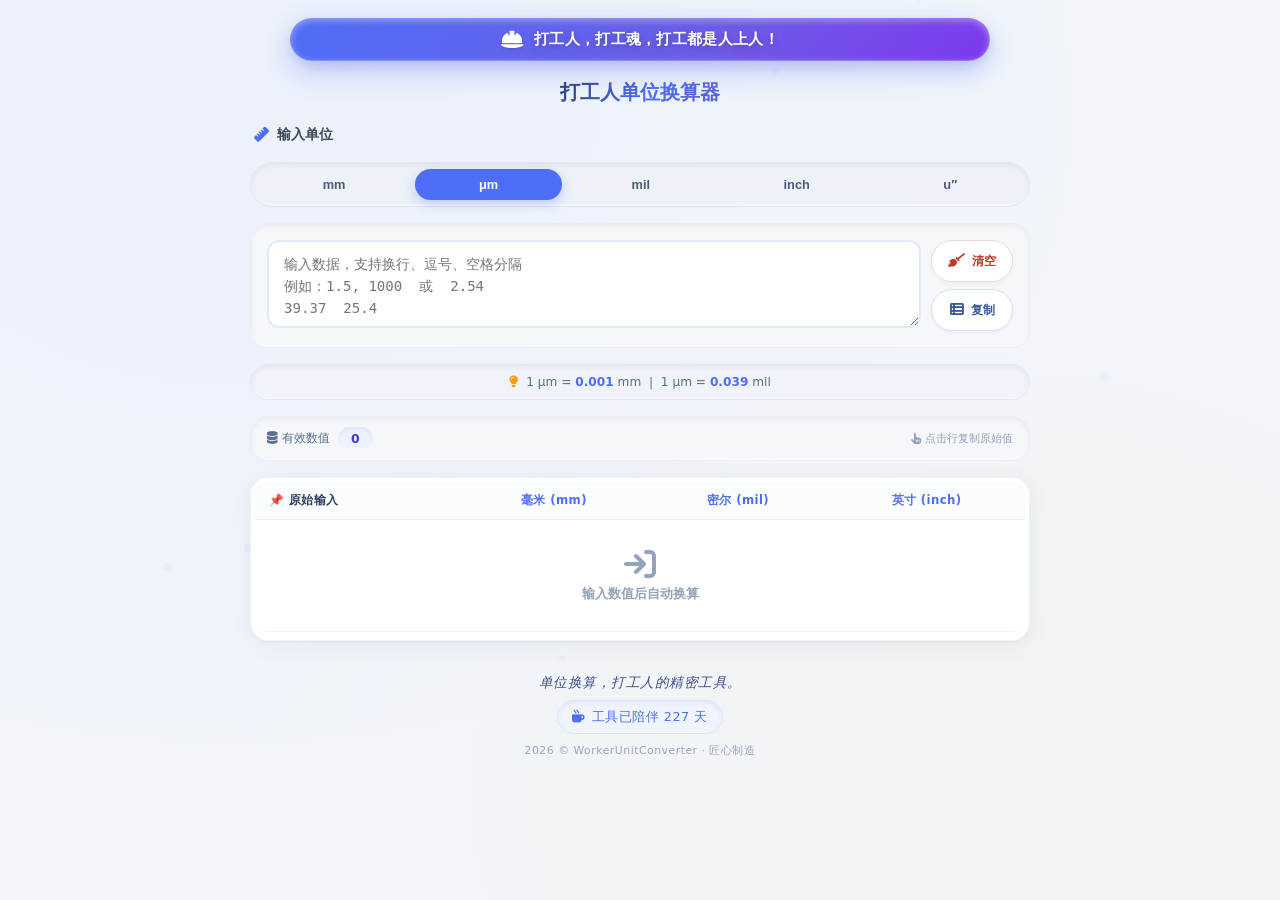
<file: Unit_Trans.html>
<!DOCTYPE html>
<html lang="zh">
<head>
  <meta charset="UTF-8">
  <meta name="viewport" content="width=device-width, initial-scale=1.0, maximum-scale=1.0, user-scalable=yes">
  <title>打工人单位换算器 · 智能动态列</title>
  <link rel="stylesheet" href="https://cdnjs.cloudflare.com/ajax/libs/font-awesome/6.0.0-beta3/css/all.min.css">
  <style>
    :root {
      --bg: #f2f6fb;
      --card-bg: #ffffff;
      --text: #1a2332;
      --primary: #4f6ef7;
      --primary-dark: #3b54d4;
      --accent: #f59e0b;
      --border: #e4ecf5;
      --border-light: #f0f4fa;
      --header-gradient: linear-gradient(130deg, #4f6ef7 0%, #6c5ce7 60%, #7c3aed 100%);
      --shadow-card: 0 4px 24px rgba(30, 40, 60, 0.06), 0 1px 3px rgba(0, 0, 0, 0.04);
      --inset-shadow: inset 0 2px 5px rgba(0, 0, 0, 0.06), inset 0 -1px 2px rgba(255, 255, 255, 0.85);
      --radius-capsule: 60px;
      --radius-card: 18px;
      --radius-sm: 12px;
      --transition-fast: 0.18s cubic-bezier(0.4, 0, 0.2, 1);
    }

    * { box-sizing: border-box; margin: 0; padding: 0; }
    body {
      background: var(--bg);
      background-image:
        radial-gradient(ellipse at 18% 12%, rgba(79,110,247,0.04) 0%, transparent 60%),
        radial-gradient(ellipse at 78% 88%, rgba(245,158,11,0.03) 0%, transparent 55%);
      font-family: 'Inter', 'Segoe UI', 'PingFang SC', 'Microsoft YaHei', 'Noto Sans SC', system-ui, sans-serif;
      min-height: 100vh;
      display: flex;
      flex-direction: column;
      align-items: center;
      justify-content: flex-start;
      padding: 18px 12px 0;
      -webkit-tap-highlight-color: transparent;
    }

    .particle {
      position: fixed; pointer-events: none; border-radius: 50%; opacity: 0.16;
      animation: floatParticle 10s infinite ease-in-out; z-index: 0;
    }
    @keyframes floatParticle {
      0%,100%{ transform: translateY(0) translateX(0) scale(1); }
      20%{ transform: translateY(-22px) translateX(14px) scale(1.25); opacity:0.26; }
      40%{ transform: translateY(-8px) translateX(-12px) scale(0.85); opacity:0.13; }
      60%{ transform: translateY(-26px) translateX(-16px) scale(1.15); opacity:0.24; }
      80%{ transform: translateY(-12px) translateX(10px) scale(0.9); opacity:0.18; }
    }

    .top-capsule {
      background: var(--header-gradient);
      border-radius: var(--radius-capsule);
      box-shadow: 0 10px 28px rgba(79,110,247,0.35), 0 4px 12px rgba(0,0,0,0.08), inset 0 2px 6px rgba(255,255,255,0.35);
      margin: 0 0 18px 0;
      max-width: 700px; width: 100%;
      display: flex; align-items: center; justify-content: center; gap: 10px;
      padding: 10px 20px; cursor: pointer;
      border: 1px solid rgba(255,255,255,0.25);
      transition: transform var(--transition-fast), box-shadow var(--transition-fast);
      user-select: none; z-index: 5; position: sticky; top: 12px;
      backdrop-filter: blur(5px);
    }
    .top-capsule:active { transform: scale(0.97); box-shadow: 0 6px 18px rgba(79,110,247,0.4), inset 0 1px 4px rgba(255,255,255,0.4); }
    .top-capsule i { font-size: 1.25rem; color: #fff; text-shadow: 0 1px 3px rgba(0,0,0,0.2); animation: gentleBounce 2s infinite ease-in-out; }
    .top-capsule span { font-weight: 700; font-size: 0.95rem; color: #fff; letter-spacing: 0.3px; text-shadow: 0 2px 6px rgba(0,0,0,0.25); white-space: nowrap; }
    @keyframes gentleBounce { 0%,100%{ transform: translateY(0); } 40%{ transform: translateY(-4px); } 70%{ transform: translateY(-1px); } }

    .main-grid {
      max-width: 780px; width: 100%;
      display: flex; flex-direction: column; gap: 16px;
      z-index: 2; padding-bottom: 20px;
    }

    .title-row {
      display: flex; align-items: center; justify-content: center; gap: 8px; margin-bottom: 4px;
    }
    .page-title {
      font-weight: 800; font-size: 1.25rem;
      background: linear-gradient(140deg, #2c3e6e 0%, #4f6ef7 55%, #5b5fd4 100%);
      background-clip: text; -webkit-background-clip: text; color: transparent;
    }

    .unit-label-outer {
      display: flex; align-items: center; gap: 8px;
      font-weight: 700; font-size: 0.85rem; color: #3a4a5c; margin-bottom: 2px; padding-left: 4px;
    }
    .unit-label-outer i { color: #4f6ef7; font-size: 0.95rem; }

    .unit-selector-capsule {
      background: #eef1f8;
      border-radius: 50px;
      padding: 6px 8px;
      box-shadow: var(--inset-shadow);
      border: 1px solid #e0e6f2;
      display: flex; align-items: center; justify-content: center;
    }
    .unit-chips {
      display: flex; width: 100%; gap: 6px; justify-content: space-evenly;
    }
    .unit-chip {
      flex: 1 1 auto;
      border: none; background: transparent;
      padding: 8px 6px; border-radius: 50px;
      font-weight: 600; font-size: 0.8rem; color: #4b5c77;
      cursor: pointer; transition: all var(--transition-fast);
      white-space: nowrap; text-align: center; min-width: 0;
    }
    .unit-chip.active { background: #4f6ef7; color: #fff; box-shadow: 0 4px 12px rgba(79,110,247,0.3); }
    .unit-chip:hover:not(.active) { background: #dce3f9; color: #3b54d4; }

    .input-card {
      background: #f5f7fb;
      border-radius: var(--radius-card);
      box-shadow: var(--inset-shadow);
      border: 1px solid #e9eef6;
      padding: 16px;
      display: flex; flex-direction: column; gap: 12px;
    }
    .input-row {
      display: flex; flex-wrap: wrap; gap: 10px; align-items: flex-start;
    }
    textarea#batchInput {
      flex: 1 1 260px;
      min-height: 88px;
      border: 2px solid #e2ebf5;
      border-radius: var(--radius-sm);
      padding: 12px 15px;
      font-size: 0.88rem;
      background: #fff;
      font-family: 'SF Mono', 'Cascadia Code', 'Consolas', monospace;
      line-height: 1.55;
      transition: border-color var(--transition-fast), box-shadow var(--transition-fast);
      resize: vertical;
      color: #1e293b;
    }
    textarea#batchInput:focus { outline: none; border-color: #a0b4ff; box-shadow: 0 0 0 4px rgba(79,110,247,0.08); }
    .action-btns-right {
      display: flex; flex-direction: column; gap: 7px; flex-shrink: 0; align-self: flex-start;
    }
    .action-btn {
      min-height: 42px;
      padding: 8px 16px;
      border-radius: 40px;
      border: 1.5px solid #dce5f2;
      background: #fff;
      font-weight: 600; font-size: 0.78rem;
      cursor: pointer; transition: all var(--transition-fast);
      display: flex; align-items: center; gap: 7px; justify-content: center;
      white-space: nowrap; box-shadow: 0 2px 4px rgba(0,0,0,0.04);
    }
    .action-btn i { font-size: 0.85rem; }
    .action-btn:hover { background: #f5f7fd; border-color: #bcc7f8; color: #4f6ef7; transform: translateY(-1px); box-shadow: var(--shadow-card); }
    .action-btn.clear-btn { color: #c0392b; border-color: #f0d9d6; }
    .action-btn.clear-btn:hover { background: #fff6f5; border-color: #f5b7b0; color: #dc2626; }
    .action-btn.copy-btn { color: #3b5998; border-color: #d6e0f0; }
    .action-btn.copy-btn:hover { background: #f2f6ff; border-color: #a0b8f0; color: #4f6ef7; }

    .hint-card {
      background: #f0f3f9;
      border-radius: var(--radius-card);
      box-shadow: var(--inset-shadow);
      border: 1px solid #e3e9f3;
      padding: 10px 16px; text-align: center;
      font-size: 0.76rem; color: #5a6f8a;
      display: flex; align-items: center; justify-content: center; gap: 8px; flex-wrap: wrap;
    }
    .hint-card i { color: #f59e0b; }
    .hint-card strong { color: #4f6ef7; font-weight: 700; }

    .stats-card {
      background: #f5f7fb;
      border-radius: var(--radius-card);
      box-shadow: var(--inset-shadow);
      border: 1px solid #e9eef6;
      padding: 10px 16px;
      display: flex; align-items: center; justify-content: space-between; flex-wrap: wrap; gap: 8px;
      font-size: 0.76rem; color: #5a6f8a;
    }
    .badge-count {
      background: #eef1ff; color: #4338ca;
      border-radius: 50px; padding: 4px 13px; font-weight: 800;
      font-size: 0.78rem; min-width: 28px; text-align: center;
      box-shadow: var(--inset-shadow);
    }

    .table-card {
      background: #ffffff;
      border-radius: var(--radius-card);
      box-shadow: var(--shadow-card);
      border: 1px solid #eef2fa;
      padding: 4px 4px 8px 4px;
      overflow: hidden;
    }
    .table-wrapper {
      width: 100%; overflow-x: auto;
      border-radius: var(--radius-sm);
      scroll-behavior: smooth;
      -webkit-overflow-scrolling: touch;
      box-shadow: var(--inset-shadow);
      background: #fafcfe;
    }
    .table-wrapper::-webkit-scrollbar { height: 5px; background: #f1f5fa; border-radius: 10px; }
    .table-wrapper::-webkit-scrollbar-thumb { background: #cdd9e8; border-radius: 10px; }

    table {
      width: 100%; border-collapse: collapse;
      font-size: 0.8rem; table-layout: auto;
    }
    th, td {
      padding: 11px 10px; text-align: center;
      border-bottom: 1px solid #f0f5fb; white-space: nowrap;
      transition: background var(--transition-fast);
    }
    th {
      background: #fafcfe; font-weight: 700; color: #4f6ef7;
      font-size: 0.73rem; letter-spacing: 0.4px; border-bottom: 1.5px solid #e4ecf6;
    }
    th:first-child, td:first-child {
      position: sticky; left: 0; background-color: #fff; z-index: 10;
      box-shadow: 2px 0 10px rgba(0,0,0,0.04), 1px 0 0 #e4ecf5;
      font-weight: 700; color: #2c3e5e; text-align: left; padding-left: 14px;
    }
    th:first-child { background-color: #fafcfe; z-index: 12; }
    tr:hover td:first-child { background-color: #f7faff; }
    tr:hover td { background-color: #fafdff; }
    tr { cursor: pointer; }
    tr:active td { background-color: #eef3fc; }

    .footer-plain {
      text-align: center; padding: 14px 12px 10px;
      color: #5b6ab0; font-size: 0.85rem; letter-spacing: 0.5px;
      line-height: 1.7; display: flex; flex-direction: column; align-items: center; gap: 6px;
    }
    .motto-text { font-style: italic; font-weight: 500; color: #3d4b8a; }
    .days-badge {
      display: inline-flex; align-items: center; gap: 6px;
      background: #f0f4fe; border-radius: 32px; padding: 5px 14px;
      font-size: 0.8rem; font-weight: 500; color: var(--primary);
      box-shadow: var(--inset-shadow); border: 1px solid #dce3fc;
    }
    .footer-note { font-size: 0.68rem; color: #9aa3c0; margin-top: 2px; }

    .toast-bar {
      position: fixed; bottom: 28px; left: 50%;
      transform: translateX(-50%) translateY(130px);
      background: rgba(30,35,50,0.9); backdrop-filter: blur(14px);
      color: #fff; padding: 11px 22px; border-radius: 50px;
      font-weight: 600; font-size: 0.8rem; z-index: 200;
      transition: transform 0.3s cubic-bezier(0.25,1.1,0.5,1);
      display: flex; align-items: center; gap: 9px; pointer-events: none;
      box-shadow: 0 8px 28px rgba(0,0,0,0.2);
    }
    .toast-bar.show { transform: translateX(-50%) translateY(0); }

    @media (max-width: 640px) {
      body { padding: 12px 8px 0; }
      .main-grid { gap: 12px; padding-bottom: 16px; }
      .unit-selector-capsule { border-radius: 40px; padding: 5px 6px; }
      .unit-chip { padding: 7px 5px; font-size: 0.72rem; }
      .unit-label-outer { font-size: 0.78rem; }
      .input-card { padding: 12px; }
      .action-btns-right { flex-direction: row; gap: 6px; }
      .action-btn { padding: 7px 14px; font-size: 0.74rem; min-height: 38px; }
      th, td { padding: 8px 6px; font-size: 0.7rem; }
    }
  </style>
</head>
<body>
  <script>
    (function() {
      const isMobile = window.innerWidth < 640;
      for (let i=0; i<(isMobile?6:10); i++) {
        const p = document.createElement('div');
        p.className = 'particle';
        const s = 3 + Math.random()*(isMobile?7:10);
        p.style.width = s+'px'; p.style.height = s+'px';
        p.style.left = Math.random()*94+'vw'; p.style.top = Math.random()*94+'vh';
        p.style.background = `hsla(${220+Math.random()*40},60%,55%,${0.12+Math.random()*0.14})`;
        p.style.animationDelay = Math.random()*8+'s';
        p.style.animationDuration = (7+Math.random()*10)+'s';
        document.body.appendChild(p);
      }
    })();
  </script>

  <div class="top-capsule" id="sloganCapsule" title="点击切换打工语录">
    <i class="fas fa-hard-hat"></i>
    <span id="sloganText"></span>
  </div>

  <div class="main-grid">
    <div class="title-row">
      <i class="fas fa-arrows-spin" style="font-size:1.3rem;color:#4f6ef7;"></i>
      <span class="page-title">打工人单位换算器</span>
      <i class="fas fa-chart-simple" style="font-size:1.3rem;color:#4f6ef7;"></i>
    </div>

    <div class="unit-label-outer">
      <i class="fas fa-ruler"></i> <span>输入单位</span>
    </div>

    <div class="unit-selector-capsule">
      <div class="unit-chips" id="unitSelector">
        <button class="unit-chip" data-unit="mm">mm</button>
        <button class="unit-chip active" data-unit="um">μm</button>
        <button class="unit-chip" data-unit="mil">mil</button>
        <button class="unit-chip" data-unit="in">inch</button>
        <button class="unit-chip" data-unit="uin">u″</button>
      </div>
    </div>

    <div class="input-card">
      <div class="input-row">
        <textarea id="batchInput" placeholder="输入数据，支持换行、逗号、空格分隔&#10;例如：1.5, 1000  或  2.54&#10;39.37  25.4" aria-label="批量输入"></textarea>
        <div class="action-btns-right">
          <button class="action-btn clear-btn" onclick="clearAll()"><i class="fas fa-broom"></i> 清空</button>
          <button class="action-btn copy-btn" onclick="copyResults()"><i class="fas fa-table-list"></i> 复制</button>
        </div>
      </div>
    </div>

    <div class="hint-card" id="hintCard">
      <i class="fas fa-lightbulb"></i> <span id="hintContent">1 μm = <strong>0.001</strong> mm &nbsp;|&nbsp; 1 μm = <strong>0.039</strong> mil</span>
    </div>

    <div class="stats-card">
      <span><i class="fas fa-database"></i> 有效数值</span>
      <span class="badge-count" id="countBadge">0</span>
      <span style="margin-left:auto; font-size:0.7rem; color:#94a3b8; display:flex; align-items:center; gap:4px;">
        <i class="fas fa-hand-pointer"></i> 点击行复制原始值
      </span>
    </div>

    <div class="table-card">
      <div class="table-wrapper" id="tableWrapper">
        <table id="resultTable">
          <thead id="tableHead"></thead>
          <tbody id="resultBody"></tbody>
        </table>
      </div>
    </div>

    <div class="footer-plain">
      <div class="motto-text">单位换算，打工人的精密工具。</div>
      <div class="days-badge">
        <i class="fas fa-mug-hot"></i> <span id="runningDaysText">工具已陪伴 0 天</span>
      </div>
      <div class="footer-note">2026 © WorkerUnitConverter · 匠心制造</div>
    </div>
  </div>

  <div class="toast-bar" id="toast"><i class="fas fa-circle-check"></i> <span id="toastMsg"></span></div>

  <script>
    (function() {
      // Slogan
      const slogans = [
        '打工人，打工魂，打工都是人上人！',
        '钱包瘦了，梦想可不能瘦！',
        '搬砖路上，段子为伴~',
        '腰酸背痛程序员，梦里工资乘以ten。',
        '上班一时爽，一直上班一直爽。',
        '加班使我快乐？我没说过！',
        '卷生卷死，摸鱼偷闲。',
        '生活不止眼前的KPI，还有远方的年终奖。',
        '摸鱼是门艺术，我在修炼中。',
        '密尔微米一手抓，打工致富笑哈哈',
      ];
      const sloganText = document.getElementById('sloganText');
      const sloganCapsule = document.getElementById('sloganCapsule');
      function randomSlogan() { return slogans[Math.floor(Math.random()*slogans.length)]; }
      sloganText.textContent = randomSlogan();
      sloganCapsule.addEventListener('click', () => {
        sloganText.textContent = randomSlogan();
        sloganCapsule.style.transform = 'scale(0.96)';
        setTimeout(() => sloganCapsule.style.transform = '', 150);
      });

      // 换算核心 (基准 mm)
      const unitToMM = {
        mm: v => v,
        um: v => v/1000,
        mil: v => v/39.370078740157,
        in: v => v/0.039370078740157,
        uin: v => v/39370.078740157,
      };
      const unitShort = { mm:'mm', um:'μm', mil:'mil', in:'inch', uin:'u″' };
      // 目标单位显示全称
      const unitDisplay = {
        mm: '毫米 (mm)', um: '微米 (μm)', mil: '密尔 (mil)', in: '英寸 (inch)'
      };

      // 根据输入单位决定要显示的其他三个目标单位
      function getTargetUnits(inputUnit) {
        const all = ['mm', 'um', 'mil', 'in'];
        // 如果输入单位是 uin，也排除 uin（它不在 all 里，所以全显示）
        if (inputUnit === 'uin') return all;  // 显示 mm, um, mil, in
        return all.filter(u => u !== inputUnit);
      }

      let currentUnit = 'um';
      const batchInput = document.getElementById('batchInput');
      const unitSelector = document.getElementById('unitSelector');
      const hintContent = document.getElementById('hintContent');
      const countBadge = document.getElementById('countBadge');
      const tableHead = document.getElementById('tableHead');
      const resultBody = document.getElementById('resultBody');
      const toastEl = document.getElementById('toast');
      const toastMsg = document.getElementById('toastMsg');
      const toastIcon = toastEl.querySelector('i');

      // 单位切换
      unitSelector.addEventListener('click', (e) => {
        const chip = e.target.closest('.unit-chip');
        if (!chip) return;
        const unit = chip.dataset.unit;
        if (unit && unit !== currentUnit) {
          unitSelector.querySelectorAll('.unit-chip').forEach(c => c.classList.remove('active'));
          chip.classList.add('active');
          currentUnit = unit;
          updateHint();
          convert();
        }
      });

      function updateHint() {
        const hints = {
          um: '1 μm = <strong>0.001</strong> mm &nbsp;|&nbsp; 1 μm = <strong>0.039</strong> mil',
          mil: '1 mil = <strong>25.4</strong> μm &nbsp;|&nbsp; 1 mil = <strong>0.001</strong> inch',
          mm: '1 mm = <strong>1000</strong> μm &nbsp;|&nbsp; 1 mm = <strong>39.37</strong> mil',
          in: '1 inch = <strong>25400</strong> μm &nbsp;|&nbsp; 1 inch = <strong>1000</strong> mil',
          uin: '1 u″ = <strong>0.0254</strong> μm &nbsp;|&nbsp; 1 u″ = <strong>0.001</strong> mil',
        };
        hintContent.innerHTML = hints[currentUnit] || hints['um'];
      }

      function fmt(n) {
        if (!isFinite(n)) return '—';
        if (n === 0) return '0';
        const absN = Math.abs(n);
        if (absN < 1e-12 && absN > 0) return n.toExponential(6);
        let decimals = absN<0.000001?12 : absN<0.001?9 : absN<1?7 : absN<1000?6 : 4;
        let s = n.toFixed(decimals).replace(/\.?0+$/, '');
        if (s === '' || s === '-') s = '0';
        if (s.length > 16) return n.toExponential(6);
        return s;
      }

      function escapeHtml(str) {
        const div = document.createElement('div');
        div.textContent = str;
        return div.innerHTML;
      }

      // 核心：动态生成表头与数据
      function convert() {
        const raw = batchInput.value;
        const targets = getTargetUnits(currentUnit);
        const totalCols = 1 + targets.length; // 原始列 + 目标单位列

        // 更新表头
        let headHtml = '<tr><th>📌 原始输入</th>';
        targets.forEach(u => {
          headHtml += `<th>${unitDisplay[u] || u}</th>`;
        });
        headHtml += '</tr>';
        tableHead.innerHTML = headHtml;

        // 空输入
        if (!raw.trim()) {
          countBadge.textContent = '0';
          resultBody.innerHTML = `<tr><td colspan="${totalCols}" style="padding:28px; color:#94a3b8; text-align:center;"><i class="fas fa-arrow-right-to-bracket" style="font-size:2rem; display:block; margin-bottom:6px;"></i>输入数值后自动换算</td></tr>`;
          return;
        }

        // 解析 tokens
        const tokens = [];
        raw.split(/[\n;]/).forEach(line => {
          line.split(/[\s,，]+/).forEach(cell => {
            const t = cell.trim();
            if (t) tokens.push(t);
          });
        });
        countBadge.textContent = tokens.filter(t => !isNaN(parseFloat(t)) && isFinite(parseFloat(t))).length;

        const toMM = unitToMM[currentUnit];
        const unitLabel = unitShort[currentUnit];
        let bodyHtml = '';

        for (const token of tokens) {
          const val = parseFloat(token);
          if (isNaN(val) || !isFinite(val)) {
            bodyHtml += `<tr><td><i class="fas fa-exclamation-triangle" style="color:#e05a5a; margin-right:4px;"></i>${escapeHtml(token)}</td>`;
            bodyHtml += `<td colspan="${targets.length}" style="color:#b0a0a0;">— 无效 —</td></tr>`;
            continue;
          }
          const mm = toMM(val);
          bodyHtml += `<tr onclick="copyRow(this)" title="点击复制原始值"><td><strong>${fmt(val)} <span style="color:#4f6ef7;">${unitLabel}</span></strong></td>`;
          targets.forEach(u => {
            let converted;
            if (u === 'mm') converted = mm;
            else if (u === 'um') converted = mm * 1000;
            else if (u === 'mil') converted = mm * 39.370078740157;
            else if (u === 'in') converted = mm * 0.039370078740157;
            else converted = 0;
            bodyHtml += `<td>${fmt(converted)}</td>`;
          });
          bodyHtml += '</tr>';
        }
        resultBody.innerHTML = bodyHtml;
        document.getElementById('tableWrapper').scrollLeft = 0;
      }

      // 复制单行
      window.copyRow = function(tr) {
        const firstCell = tr.querySelector('td:first-child');
        if (!firstCell || tr.querySelector('td[colspan]')) return;
        const text = firstCell.innerText.trim();
        if (!text || text.includes('无效')) return;
        copyToClipboard(text, '📋 已复制：'+text, 'check');
      };

      // 复制全部结果（动态读取当前表头）
      window.copyResults = function() {
        const rows = resultBody.querySelectorAll('tr:not(:has(td[colspan]))');
        if (rows.length === 0) { showToast('⚠️ 暂无有效数据', 'warn'); return; }
        const headers = [];
        tableHead.querySelectorAll('th').forEach(th => headers.push(th.innerText.trim()));
        let allText = headers.join('\t') + '\n';
        rows.forEach(row => {
          const cells = row.querySelectorAll('td');
          if (cells.length >= headers.length) {
            allText += Array.from(cells).map(c => c.innerText.trim()).join('\t') + '\n';
          }
        });
        copyToClipboard(allText.trim(), '✅ 已复制全部结果', 'check');
      };

      function copyToClipboard(text, msg, iconType) {
        const doCopy = (t) => {
          if (navigator.clipboard?.writeText) return navigator.clipboard.writeText(t);
          return new Promise((resolve, reject) => {
            const ta = document.createElement('textarea');
            ta.value = t; ta.style.position='fixed'; ta.style.left='-9999px';
            document.body.appendChild(ta); ta.select();
            try { document.execCommand('copy'); resolve(); } catch(e) { reject(e); }
            document.body.removeChild(ta);
          });
        };
        doCopy(text).then(() => showToast(msg, iconType)).catch(() => showToast('❌ 复制失败', 'error'));
      }

      function showToast(msg, iconType='check') {
        toastMsg.textContent = msg;
        toastIcon.className = 'fas';
        if (iconType==='check') toastIcon.classList.add('fa-circle-check');
        else if (iconType==='warn') toastIcon.classList.add('fa-exclamation-circle');
        else if (iconType==='error') toastIcon.classList.add('fa-times-circle');
        else toastIcon.classList.add('fa-circle-info');
        toastEl.classList.add('show');
        clearTimeout(window._toastTimer);
        window._toastTimer = setTimeout(() => toastEl.classList.remove('show'), 2100);
      }

      window.clearAll = function() {
        batchInput.value = '';
        convert();
        batchInput.focus();
        showToast('🧹 已清空', 'check');
      };

      document.addEventListener('keydown', (e) => {
        if (e.ctrlKey && e.key === 'Enter') { e.preventDefault(); window.copyResults(); }
        if (e.key === 'Escape' && document.activeElement === batchInput) { e.preventDefault(); window.clearAll(); }
      });

      let timer;
      batchInput.addEventListener('input', () => { clearTimeout(timer); timer = setTimeout(convert, 120); });
      batchInput.addEventListener('paste', () => { clearTimeout(timer); setTimeout(convert, 30); });

      // 运行天数
      const startDate = new Date(2026, 3, 22);
      function updateDays() {
        const diff = Math.floor((new Date().setHours(0,0,0,0) - startDate) / 86400000);
        document.getElementById('runningDaysText').textContent = `工具已陪伴 ${diff >= 0 ? diff : 0} 天`;
      }
      updateDays();

      updateHint();
      convert();
    })();
  </script>
</body>
</html>
</file>
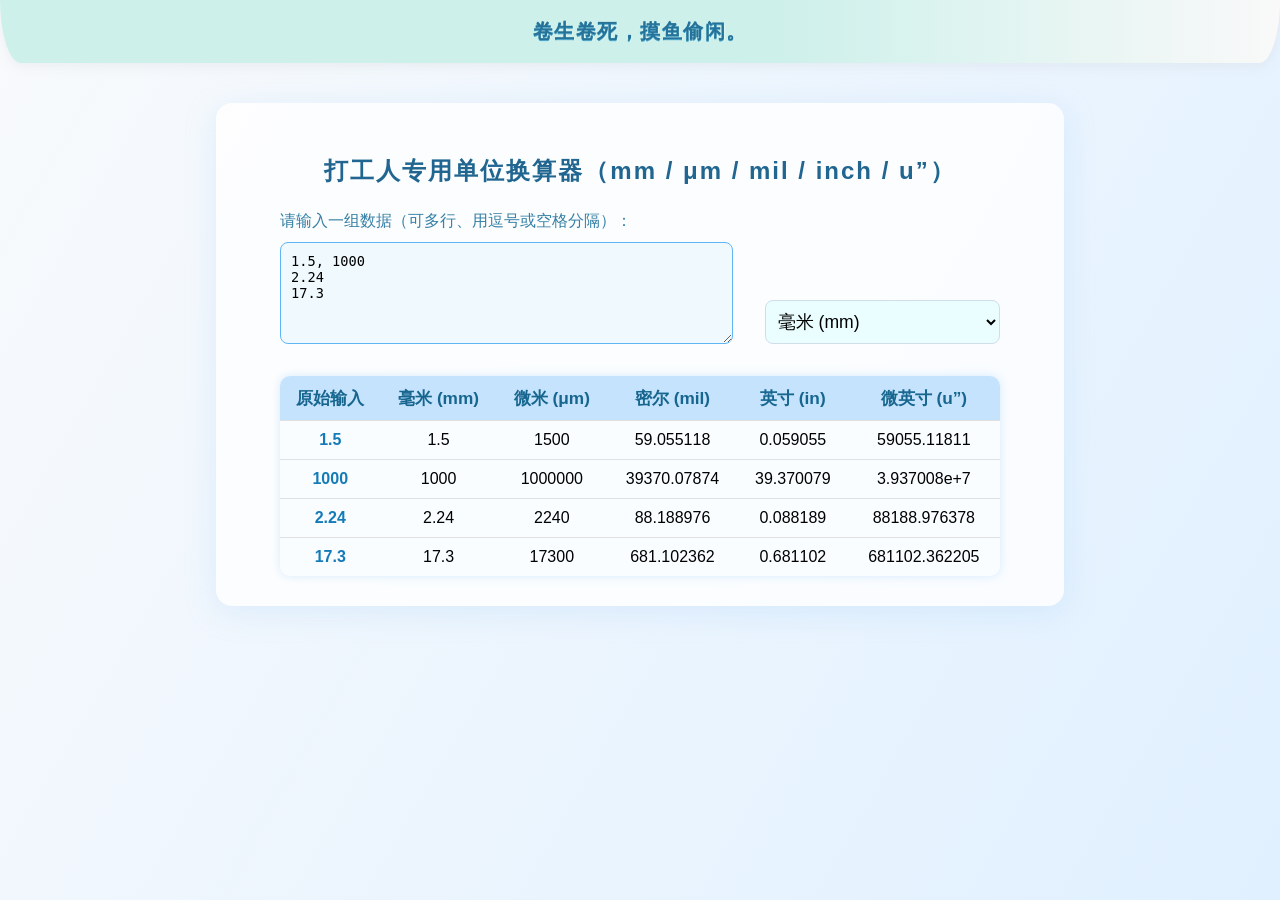
<file: 单位换算.html>
<!DOCTYPE html>
<html lang="zh">
<head>
  <meta charset="UTF-8">
  <title>打工人单位换算器</title>
  <meta name="viewport" content="width=device-width, initial-scale=1.0">
  <style>
    body {
      background: linear-gradient(120deg, #f8fafc 0%, #e0f0ff 100%);
      font-family: 'Segoe UI', 'Microsoft YaHei', Arial, sans-serif;
      margin: 0; 
      padding: 0;
      min-height: 100vh;
    }
    .slogan {
      color: #267399;
      background: linear-gradient(90deg, #cdf0ea 60%, #f9f9f9 100%);
      font-size: 1.25em;
      font-weight: bold;
      padding: 18px 4vw;
      border-bottom-left-radius: 40px 120px;
      border-bottom-right-radius: 40px 120px;
      box-shadow: 0 4px 12px #aaa2;
      text-shadow: 1px 1px 2px #fff7, 0 1px 0 #0a86b8;
      text-align: center;
      letter-spacing: 1.5px;
    }
    .container {
      max-width: 720px;
      margin: 2.5rem auto;
      background: #ffffffcc;
      border-radius: 16px;
      box-shadow: 0 6px 30px #a2cdf844;
      padding: 32px 5vw 30px 5vw;
    }
    h2 {
      text-align: center;
      color: #206690;
      letter-spacing: 2px;
      margin-bottom: 1em;
    }
    label {
      display: block;
      font-weight: 500;
      color: #3580a6;
      margin-bottom: 10px;
      font-size: 1em;
    }
    .input-row {
      display: flex;
      flex-wrap: wrap;
      gap: 1.5em;
      align-items: flex-end;
      margin-bottom: 2em;
    }
    textarea {
      flex: 2 1 200px;
      min-height: 80px;
      max-height: 200px;
      border: 1.5px solid #60b6f5;
      font-size: 1.05em;
      border-radius: 8px;
      padding: 10px;
      resize: vertical;
      background: #f0f9fe;
      transition: box-shadow 0.2s;
    }
    textarea:focus { box-shadow: 0 0 0 2px #3ac7fa33; outline: none;}
    select {
      flex: 1 1 120px;
      font-size: 1.1em;
      border-radius: 8px;
      padding: 10px 8px;
      border: 1.5px solid #d0dee9;
      margin-left: 8px;
      background: #eafdff;
    }
    table {
      margin-top: 2em;
      border-collapse: collapse;
      width: 100%;
      background: #f9fdff;
      border-radius: 10px;
      overflow: hidden;
      box-shadow: 0 0 10px #90caf955;
      font-size: 1em;
      word-break: break-all;
    }
    th, td {
      border-bottom: 1px solid #e0e0e0;
      padding: 10px 8px;
      text-align: center;
    }
    th {
      background: #c5e3fc;
      color: #176690;
      font-weight: bold;
      font-size: 1.08em;
    }
    tr:last-child td { border-bottom: none; }
    @media (max-width: 700px) {
      .container { padding: 16px 2vw; }
      h2 { font-size: 1.1em; }
      th, td { font-size: 0.94em; }
    }
  </style>
</head>
<body>
<div class="slogan" id="slogan"></div>
<div class="container">
  <h2>打工人专用单位换算器（mm / μm / mil / inch / u”）</h2>
  <label>
    请输入一组数据（可多行、用逗号或空格分隔）：<br>
  </label>
  <div class="input-row">
    <textarea
      id="batchInput"
      placeholder="如：1.5, 1000\n或者每行一个数\n如：2.24&#10;17.3"
      oninput="convert()"
    >1.5, 1000
2.24
17.3</textarea>
    <select id="unit" onchange="convert()">
      <option value="mm">毫米 (mm)</option>
      <option value="um">微米 (μm)</option>
      <option value="mil">密尔 (mil)</option>
      <option value="in">英寸 (in)</option>
      <option value="uin">微英寸 (u”)</option>
    </select>
  </div>
  <table id="resultTable">
    <thead>
      <tr>
        <th>原始输入</th>
        <th>毫米 (mm)</th>
        <th>微米 (μm)</th>
        <th>密尔 (mil)</th>
        <th>英寸 (in)</th>
        <th>微英寸 (u”)</th>
      </tr>
    </thead>
    <tbody id="result"></tbody>
  </table>
</div>
<script>
// 标语库
const slogans = [
  "打工人，打工魂，打工都是人上人！",
  "钱包瘦了，梦想可不能瘦！",
  "搬砖路上，段子为伴~",
  "腰酸背痛程序员，梦里工资乘以ten。",
  "工作是暂时的，头秃是永久的。",
  "上班一时爽，一直上班一直爽。",
  "加班使我快乐？我没说过！",
  "世另我：上班像上坟，下班似还魂。",
  "挣钱难，摸鱼难，被发现更难！",
  "卷生卷死，摸鱼偷闲。",
  "钱没挣到，群里表情包倒是有一套。",
  "人生苦短，多喝热水不如多摸鱼。",
  "工资就像大姨妈，一个月来一次，几天就没了。",
  "梦想很丰满，工资很骨感。",
  "生活不止眼前的KPI，还有远方的年终奖。"
];
document.getElementById('slogan').textContent = slogans[Math.floor(Math.random() * slogans.length)];

// 单位转换
const factors = {
  mm:   1,
  um:   1000,
  mil:  39.370078740157,
  in:   0.039370078740157,
  uin:  39370.078740157
};
const unitNames = {
  mm:  "毫米 (mm)",
  um:  "微米 (μm)",
  mil: "密尔 (mil)",
  in:  "英寸 (in)",
  uin: "微英寸 (u”)"
};
// 反向换算到mm
function toMM(val, unit) {
  switch(unit) {
    case 'mm':  return val;
    case 'um':  return val / 1000;
    case 'mil': return val / 39.370078740157;
    case 'in':  return val / 0.039370078740157;
    case 'uin': return val / 39370.078740157;
    default: return 0;
  }
}
// 格式化
function fmt(n) {
  let s = (+n).toFixed(6).replace(/\.?0+$/, "");
  return s.length > 14 ? (+n).toExponential(6) : s;
}

// 支持批量换算
function convert() {
  const input = document.getElementById('batchInput').value;
  const unit = document.getElementById('unit').value;
  // 拆分支持多行/逗号/空格
  let nums = [];
  input.split(/[\n;]/).forEach(line => {
    line.split(/[\s,，]+/).forEach(cell => {
      if(cell.trim().length) nums.push(cell.trim());
    });
  });
  let html = "";
  if(nums.length === 0) {
    html = `<tr><td colspan="6" style="color:#888">请输入要换算的数据</td></tr>`;
  } else {
    for(const n of nums) {
      let val = parseFloat(n);
      if(isNaN(val)) {
        html += `<tr><td style="color:#ff6666;font-style:italic;">${n}</td>
                  <td colspan="5" style="color:#f99;">无效数字</td></tr>`;
        continue;
      }
      let mmValue = toMM(val, unit);
      html += `<tr>
        <td style="color: #157bb8;"><strong>${fmt(val)}</strong></td>
        <td>${fmt(mmValue)}</td>
        <td>${fmt(mmValue * factors.um)}</td>
        <td>${fmt(mmValue * factors.mil)}</td>
        <td>${fmt(mmValue * factors.in)}</td>
        <td>${fmt(mmValue * factors.uin)}</td>
      </tr>`;
    }
  }
  document.getElementById('result').innerHTML = html;
}
convert();
</script>
</body>
</html>
</file>
